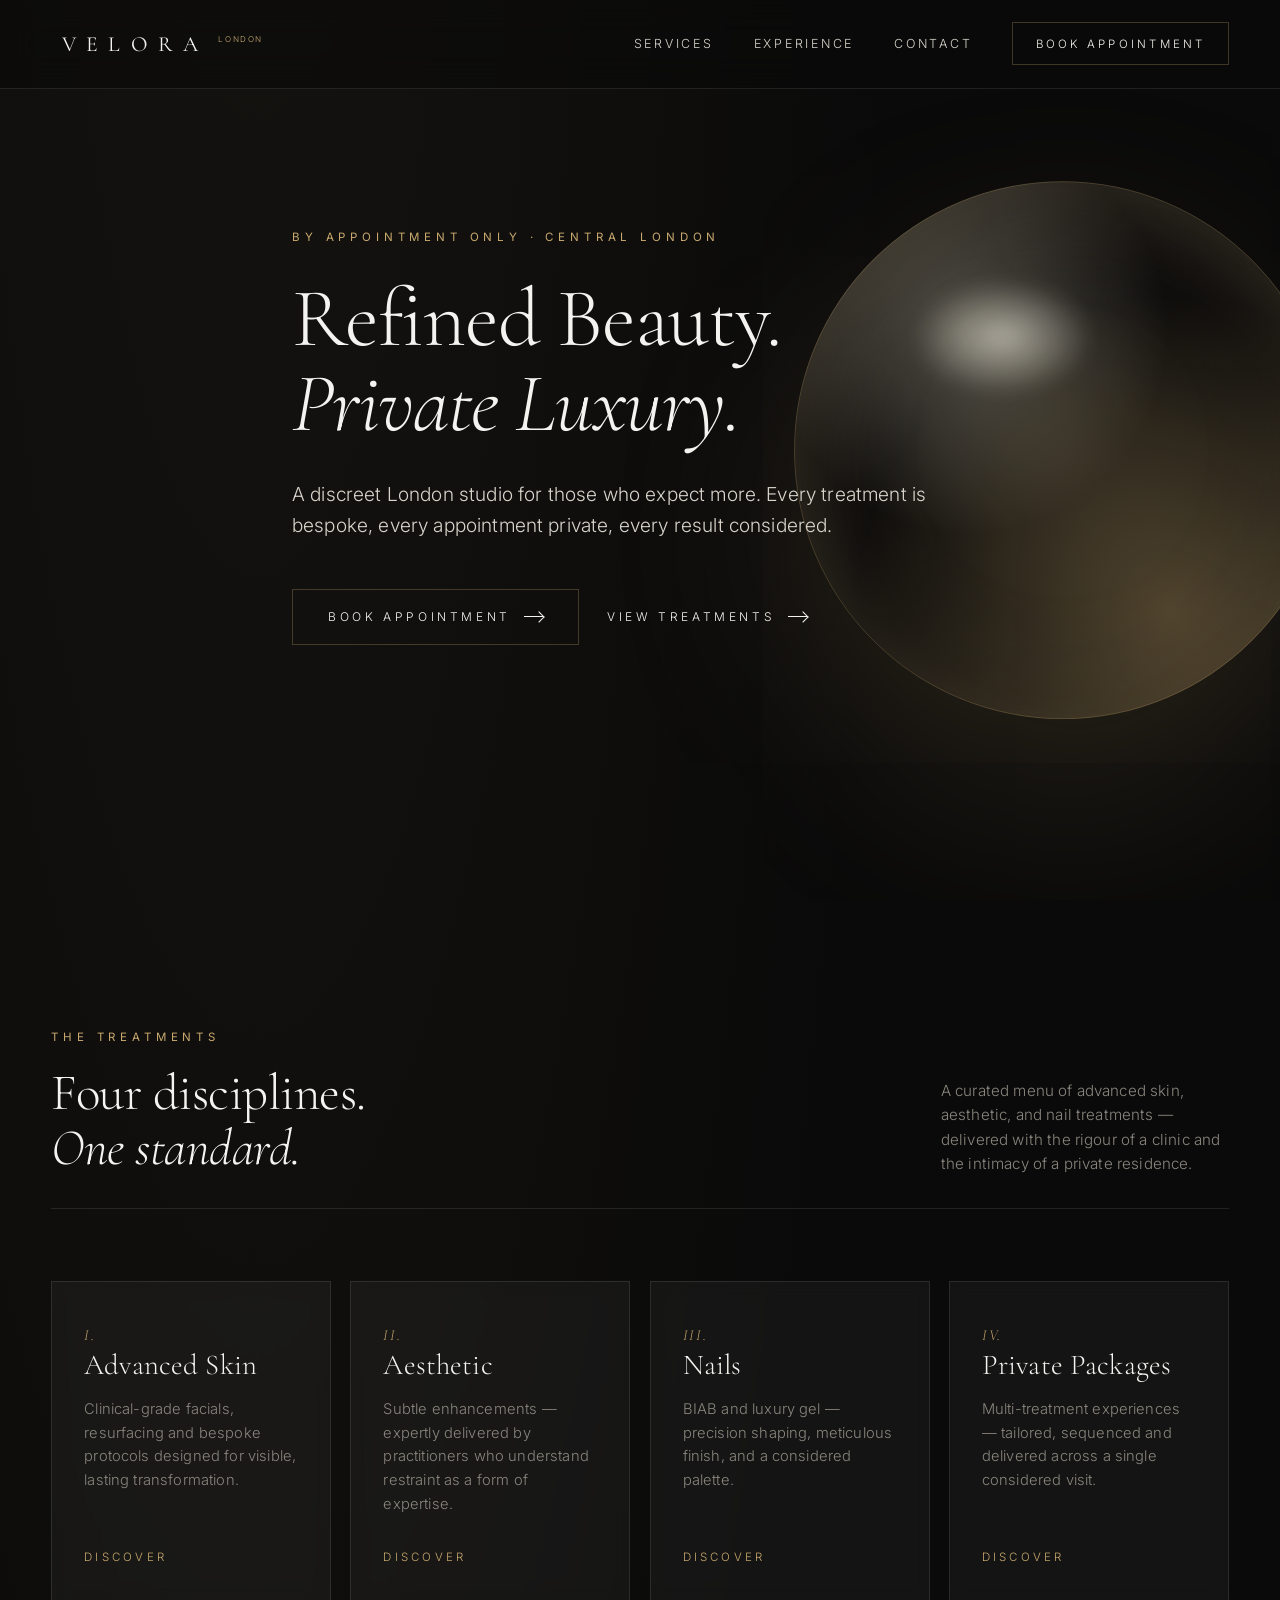
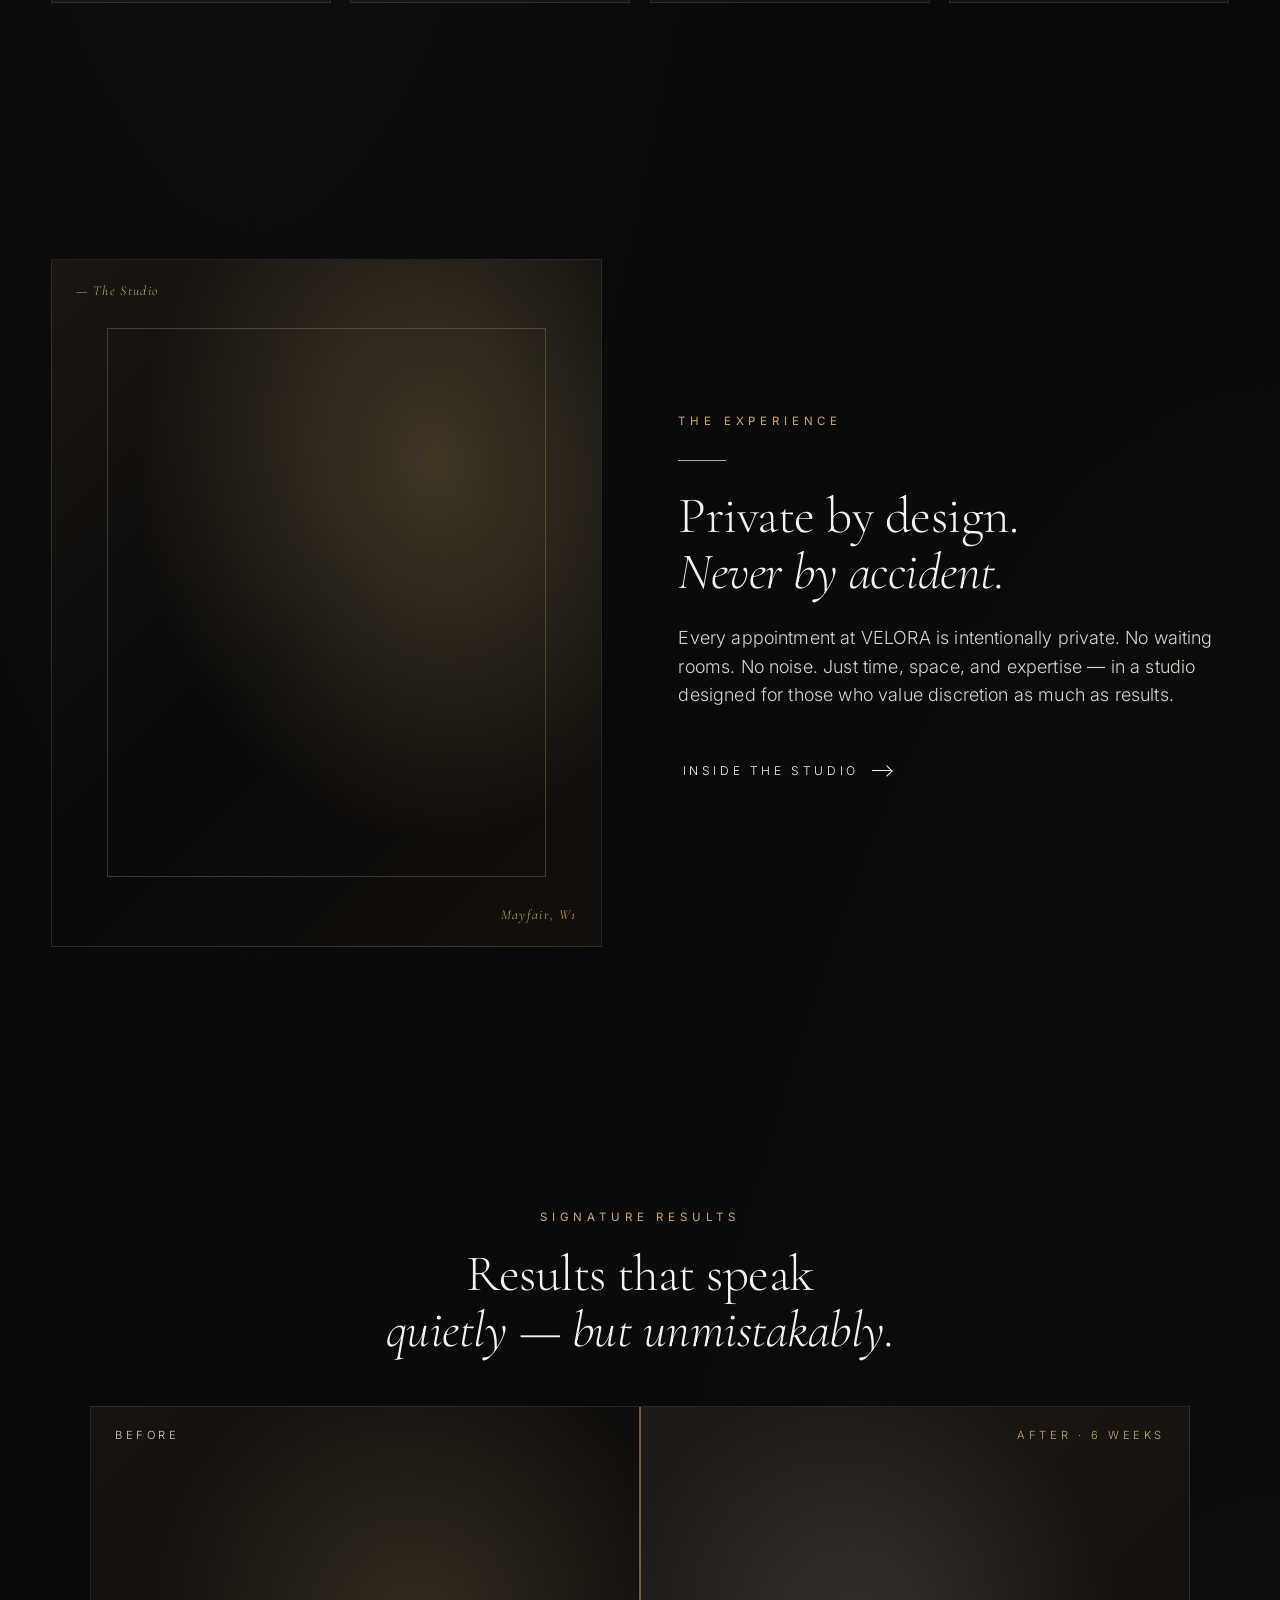
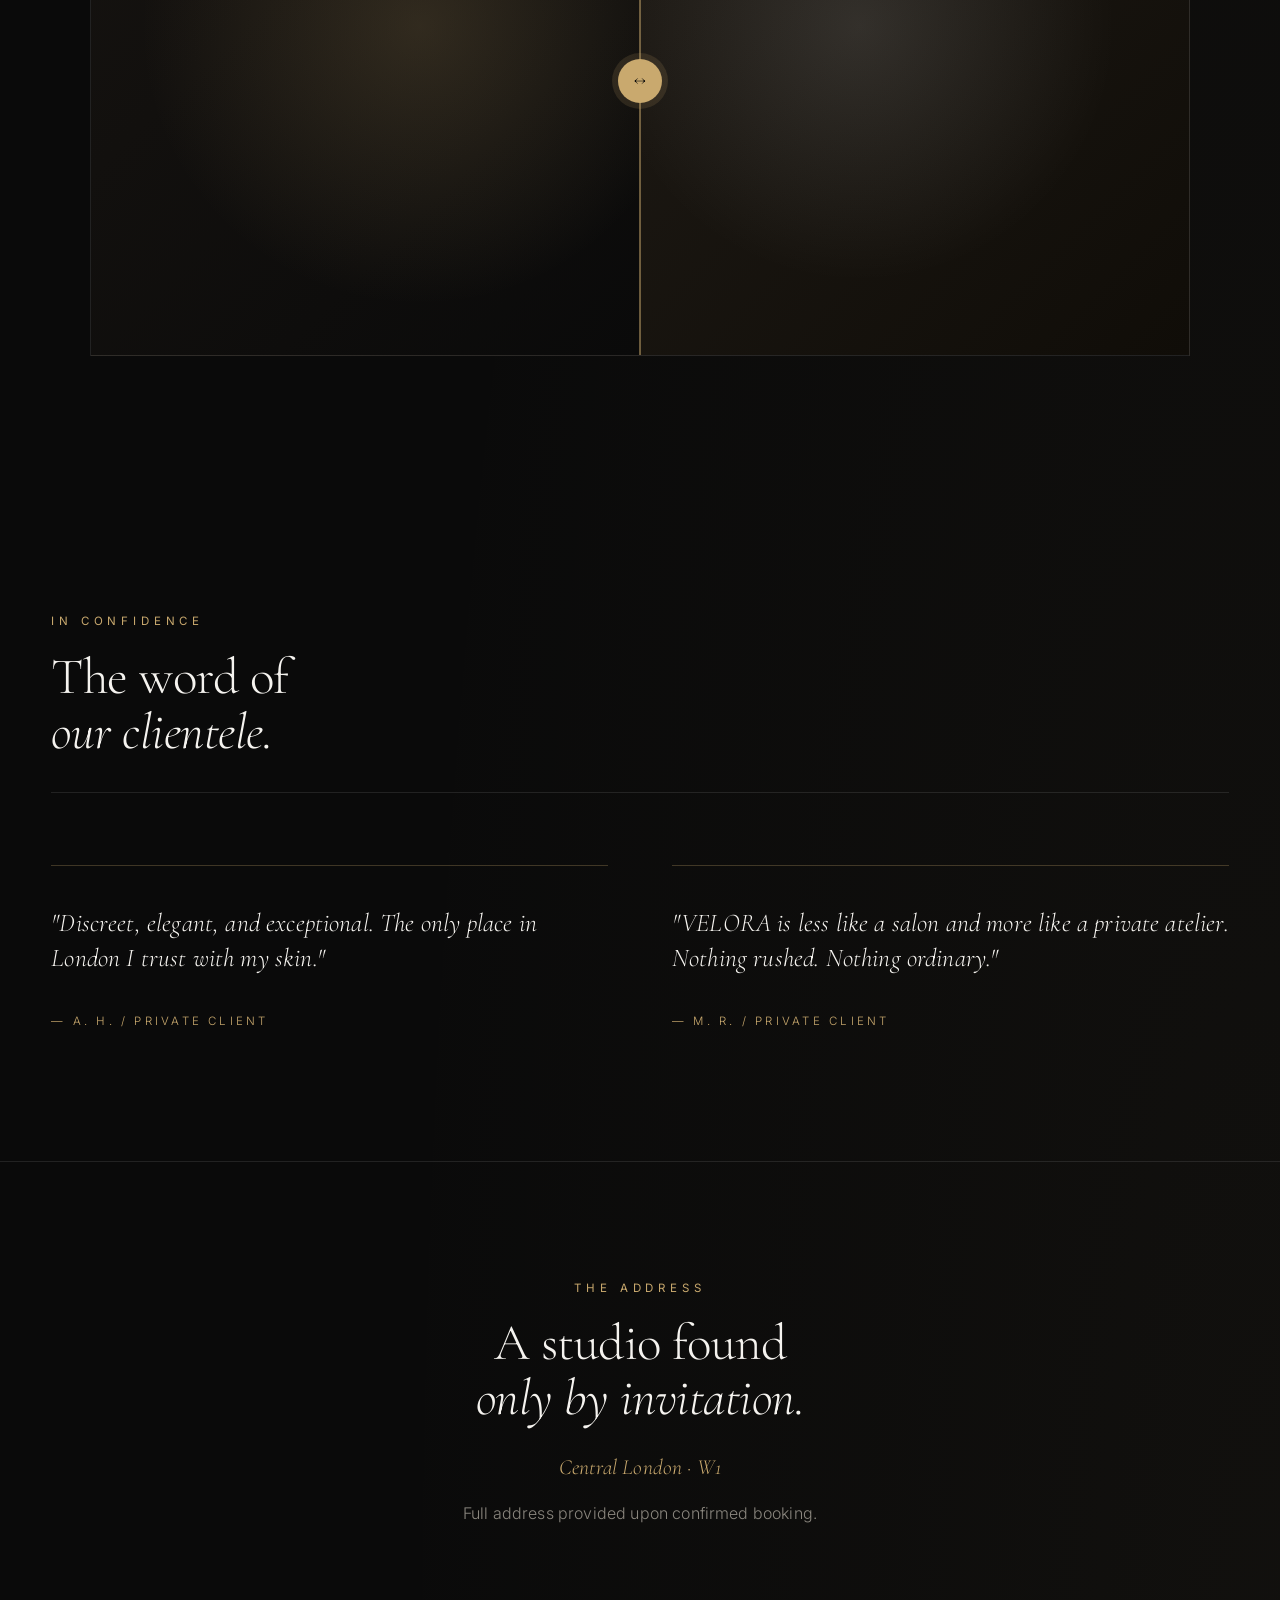
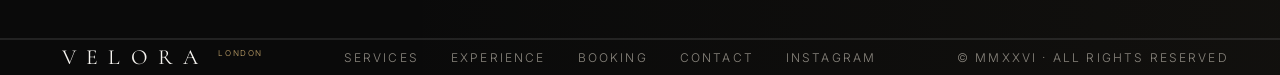
<file: index.html>
<!doctype html>
<html lang="en">
<head>
<meta charset="utf-8" />
<meta name="viewport" content="width=device-width,initial-scale=1" />
<title>VELORA London — Refined Beauty. Private Luxury.</title>
<meta name="description" content="A discreet London studio for those who expect more. Advanced skin, aesthetic treatments, and private packages by appointment only." />
<link rel="stylesheet" href="styles.css" />
</head>
<body>

<!-- NAV -->
<nav class="nav">
  <a href="index.html" class="brand">VELORA<sup>LONDON</sup></a>
  <div class="nav-links">
    <a href="services.html">Services</a>
    <a href="experience.html">Experience</a>
    <a href="contact.html">Contact</a>
    <a href="booking.html" class="nav-book">Book Appointment</a>
  </div>
</nav>

<!-- HERO -->
<section class="hero">
  <div class="droplet-stage"><div class="droplet"></div></div>
  <div class="shell">
    <div class="hero-inner">
      <span class="eyebrow">By Appointment Only · Central London</span>
      <h1>Refined Beauty.<br /><em class="italic-serif">Private Luxury.</em></h1>
      <p class="lede">A discreet London studio for those who expect more. Every treatment is bespoke, every appointment private, every result considered.</p>
      <div class="hero-actions">
        <a class="btn" href="booking.html">Book Appointment <span class="arrow"></span></a>
        <a class="btn btn-ghost" href="services.html">View Treatments <span class="arrow"></span></a>
      </div>
    </div>
  </div>
</section>

<!-- SERVICES -->
<section id="services">
  <div class="shell">
    <div class="section-head">
      <div class="head-left">
        <span class="eyebrow">The Treatments</span>
        <h2>Four disciplines.<br /><em class="italic-serif">One standard.</em></h2>
      </div>
      <p class="head-right">A curated menu of advanced skin, aesthetic, and nail treatments — delivered with the rigour of a clinic and the intimacy of a private residence.</p>
    </div>

    <div class="services-grid">
      <article class="service-card">
        <div>
          <span class="num">I.</span>
          <h3>Advanced Skin</h3>
          <p>Clinical-grade facials, resurfacing and bespoke protocols designed for visible, lasting transformation.</p>
        </div>
        <a class="link" href="services.html#skin">Discover <span class="arrow" style="width:1rem"></span></a>
      </article>

      <article class="service-card">
        <div>
          <span class="num">II.</span>
          <h3>Aesthetic</h3>
          <p>Subtle enhancements — expertly delivered by practitioners who understand restraint as a form of expertise.</p>
        </div>
        <a class="link" href="services.html#aesthetic">Discover <span class="arrow" style="width:1rem"></span></a>
      </article>

      <article class="service-card">
        <div>
          <span class="num">III.</span>
          <h3>Nails</h3>
          <p>BIAB and luxury gel — precision shaping, meticulous finish, and a considered palette.</p>
        </div>
        <a class="link" href="services.html#nails">Discover <span class="arrow" style="width:1rem"></span></a>
      </article>

      <article class="service-card">
        <div>
          <span class="num">IV.</span>
          <h3>Private Packages</h3>
          <p>Multi-treatment experiences — tailored, sequenced and delivered across a single considered visit.</p>
        </div>
        <a class="link" href="services.html#packages">Discover <span class="arrow" style="width:1rem"></span></a>
      </article>
    </div>
  </div>
</section>

<!-- THE EXPERIENCE -->
<section>
  <div class="shell">
    <div class="split">
      <div class="split-media">
        <span class="corner tl">— The Studio</span>
        <span class="corner br">Mayfair, W1</span>
      </div>
      <div>
        <span class="eyebrow">The Experience</span>
        <hr class="hr-gold" />
        <h2>Private by design.<br /><em class="italic-serif">Never by accident.</em></h2>
        <p class="lede" style="margin-top:1.5rem">
          Every appointment at VELORA is intentionally private. No waiting rooms. No noise. Just time, space, and expertise — in a studio designed for those who value discretion as much as results.
        </p>
        <a class="btn btn-ghost" href="experience.html" style="margin-top:2rem">Inside the Studio <span class="arrow"></span></a>
      </div>
    </div>
  </div>
</section>

<!-- RESULTS -->
<section class="results">
  <div class="shell">
    <span class="eyebrow">Signature Results</span>
    <h2 style="margin-top:1.2rem">Results that speak<br /><em class="italic-serif">quietly — but unmistakably.</em></h2>
    <div class="results-slider">
      <div class="half before"></div>
      <div class="half after"></div>
      <span class="label before">Before</span>
      <span class="label after">After · 6 Weeks</span>
      <div class="divider"></div>
      <div class="handle">↔</div>
    </div>
  </div>
</section>

<!-- TESTIMONIALS -->
<section>
  <div class="shell">
    <div class="section-head">
      <div class="head-left">
        <span class="eyebrow">In Confidence</span>
        <h2>The word of<br /><em class="italic-serif">our clientele.</em></h2>
      </div>
    </div>
    <div class="testimonials-grid">
      <div class="testimonial">
        <blockquote>"Discreet, elegant, and exceptional. The only place in London I trust with my skin."</blockquote>
        <cite>— A. H. / Private Client</cite>
      </div>
      <div class="testimonial">
        <blockquote>"VELORA is less like a salon and more like a private atelier. Nothing rushed. Nothing ordinary."</blockquote>
        <cite>— M. R. / Private Client</cite>
      </div>
    </div>
  </div>
</section>

<!-- LOCATION -->
<section class="location">
  <div class="shell">
    <span class="eyebrow">The Address</span>
    <h2 style="margin-top:1rem">A studio found<br /><em class="italic-serif">only by invitation.</em></h2>
    <p class="addr">Central London · W1</p>
    <p style="margin-top:1rem;color:var(--ivory-mute)">Full address provided upon confirmed booking.</p>
  </div>
</section>

<!-- FOOTER -->
<footer class="shell">
  <div class="brand">VELORA<sup>LONDON</sup></div>
  <div class="footer-links">
    <a href="services.html">Services</a>
    <a href="experience.html">Experience</a>
    <a href="booking.html">Booking</a>
    <a href="contact.html">Contact</a>
    <a href="#">Instagram</a>
  </div>
  <div>© MMXXVI · All rights reserved</div>
</footer>

</body>
</html>
</file>
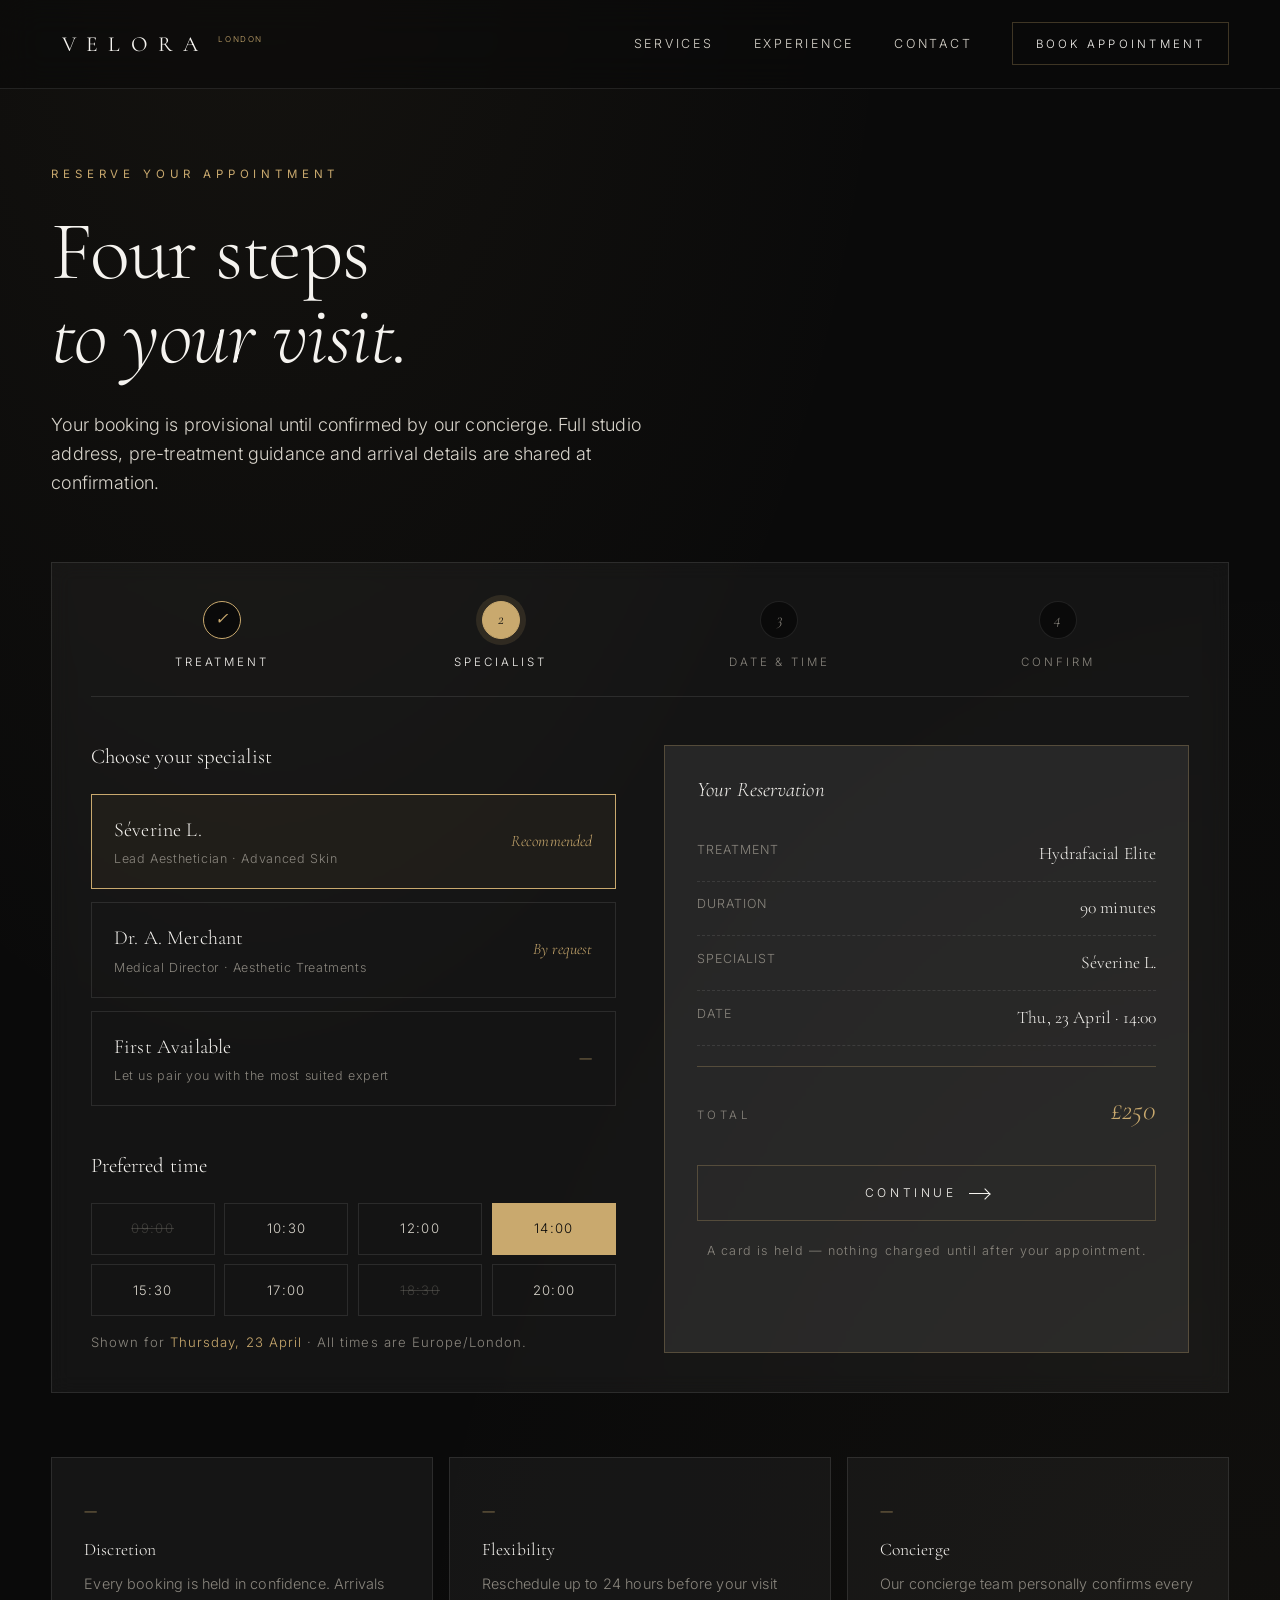
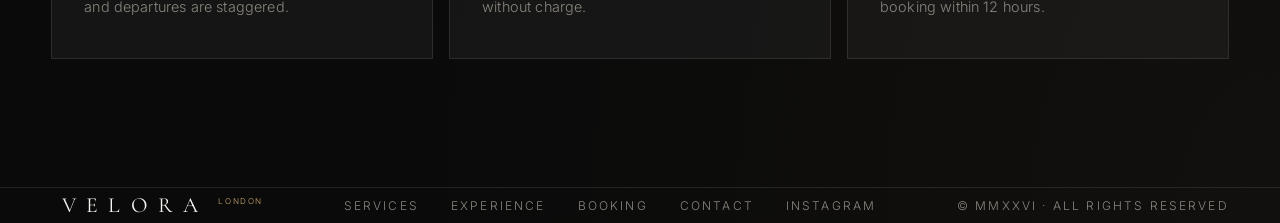
<file: booking.html>
<!doctype html>
<html lang="en">
<head>
<meta charset="utf-8" />
<meta name="viewport" content="width=device-width,initial-scale=1" />
<title>Reserve Your Appointment — VELORA London</title>
<link rel="stylesheet" href="styles.css" />
</head>
<body>

<nav class="nav">
  <a href="index.html" class="brand">VELORA<sup>LONDON</sup></a>
  <div class="nav-links">
    <a href="services.html">Services</a>
    <a href="experience.html">Experience</a>
    <a href="contact.html">Contact</a>
    <a href="booking.html" class="nav-book active">Book Appointment</a>
  </div>
</nav>

<section style="padding-top:10rem">
  <div class="shell">
    <div class="hero-inner">
      <span class="eyebrow">Reserve Your Appointment</span>
      <h1 style="margin-top:1.5rem">Four steps<br /><em class="italic-serif">to your visit.</em></h1>
      <p class="lede" style="margin-top:2rem">
        Your booking is provisional until confirmed by our concierge. Full studio address, pre-treatment guidance and arrival details are shared at confirmation.
      </p>
    </div>

    <div class="book-frame">
      <!-- Stepper -->
      <div class="stepper">
        <div class="step done">
          <div class="dot">✓</div>
          <div class="label">Treatment</div>
        </div>
        <div class="step active">
          <div class="dot">2</div>
          <div class="label">Specialist</div>
        </div>
        <div class="step">
          <div class="dot">3</div>
          <div class="label">Date &amp; Time</div>
        </div>
        <div class="step">
          <div class="dot">4</div>
          <div class="label">Confirm</div>
        </div>
      </div>

      <!-- Body -->
      <div class="book-body">
        <div>
          <h3>Choose your specialist</h3>

          <div class="choice selected">
            <div>
              <span class="c-name">Séverine L.</span>
              <span class="c-meta">Lead Aesthetician · Advanced Skin</span>
            </div>
            <span class="c-price">Recommended</span>
          </div>

          <div class="choice">
            <div>
              <span class="c-name">Dr. A. Merchant</span>
              <span class="c-meta">Medical Director · Aesthetic Treatments</span>
            </div>
            <span class="c-price">By request</span>
          </div>

          <div class="choice">
            <div>
              <span class="c-name">First Available</span>
              <span class="c-meta">Let us pair you with the most suited expert</span>
            </div>
            <span class="c-price">—</span>
          </div>

          <h3 style="margin-top:3rem">Preferred time</h3>
          <div class="time-grid">
            <div class="time-pill disabled">09:00</div>
            <div class="time-pill">10:30</div>
            <div class="time-pill">12:00</div>
            <div class="time-pill selected">14:00</div>
            <div class="time-pill">15:30</div>
            <div class="time-pill">17:00</div>
            <div class="time-pill disabled">18:30</div>
            <div class="time-pill">20:00</div>
          </div>
          <p style="font-size:0.82rem;color:var(--ivory-mute);margin-top:1rem;letter-spacing:0.08em">
            Shown for <span class="gold">Thursday, 23 April</span> · All times are Europe/London.
          </p>
        </div>

        <!-- Summary -->
        <aside class="summary">
          <h3><em class="italic-serif">Your Reservation</em></h3>
          <div class="row">
            <span class="k">Treatment</span>
            <span class="v">Hydrafacial Elite</span>
          </div>
          <div class="row">
            <span class="k">Duration</span>
            <span class="v">90 minutes</span>
          </div>
          <div class="row">
            <span class="k">Specialist</span>
            <span class="v">Séverine L.</span>
          </div>
          <div class="row">
            <span class="k">Date</span>
            <span class="v">Thu, 23 April · 14:00</span>
          </div>
          <div class="total">
            <span class="k">Total</span>
            <span class="v">£250</span>
          </div>
          <div style="margin-top:2rem">
            <a class="btn" href="#" style="width:100%;justify-content:center">Continue <span class="arrow"></span></a>
          </div>
          <p style="font-size:0.78rem;color:var(--ivory-mute);margin-top:1.25rem;text-align:center;letter-spacing:0.1em">
            A card is held — nothing charged until after your appointment.
          </p>
        </aside>
      </div>
    </div>

    <!-- Reassurance row -->
    <div class="pillars" style="margin-top:4rem">
      <div class="pillar">
        <div class="num">—</div>
        <h3 style="font-size:1.1rem">Discretion</h3>
        <p>Every booking is held in confidence. Arrivals and departures are staggered.</p>
      </div>
      <div class="pillar">
        <div class="num">—</div>
        <h3 style="font-size:1.1rem">Flexibility</h3>
        <p>Reschedule up to 24 hours before your visit without charge.</p>
      </div>
      <div class="pillar">
        <div class="num">—</div>
        <h3 style="font-size:1.1rem">Concierge</h3>
        <p>Our concierge team personally confirms every booking within 12 hours.</p>
      </div>
    </div>
  </div>
</section>

<footer class="shell">
  <div class="brand">VELORA<sup>LONDON</sup></div>
  <div class="footer-links">
    <a href="services.html">Services</a>
    <a href="experience.html">Experience</a>
    <a href="booking.html">Booking</a>
    <a href="contact.html">Contact</a>
    <a href="#">Instagram</a>
  </div>
  <div>© MMXXVI · All rights reserved</div>
</footer>

</body>
</html>
</file>
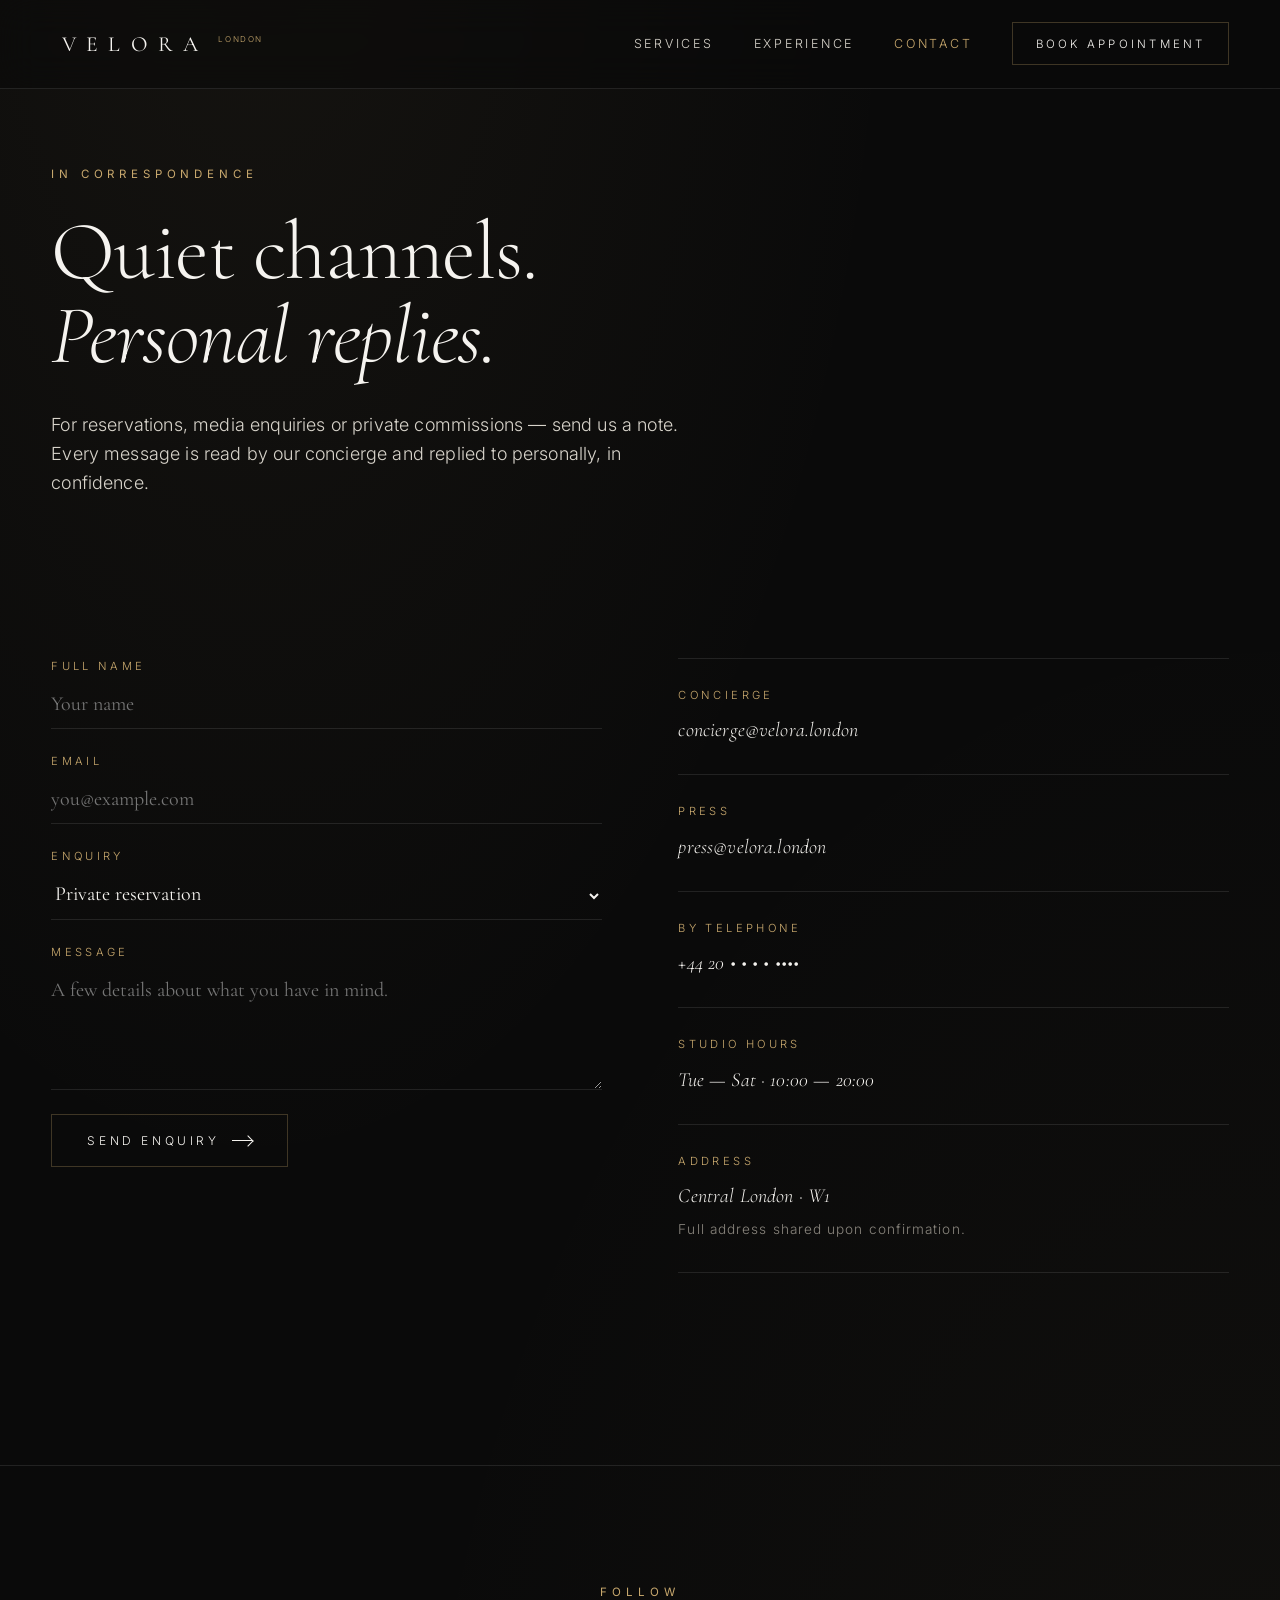
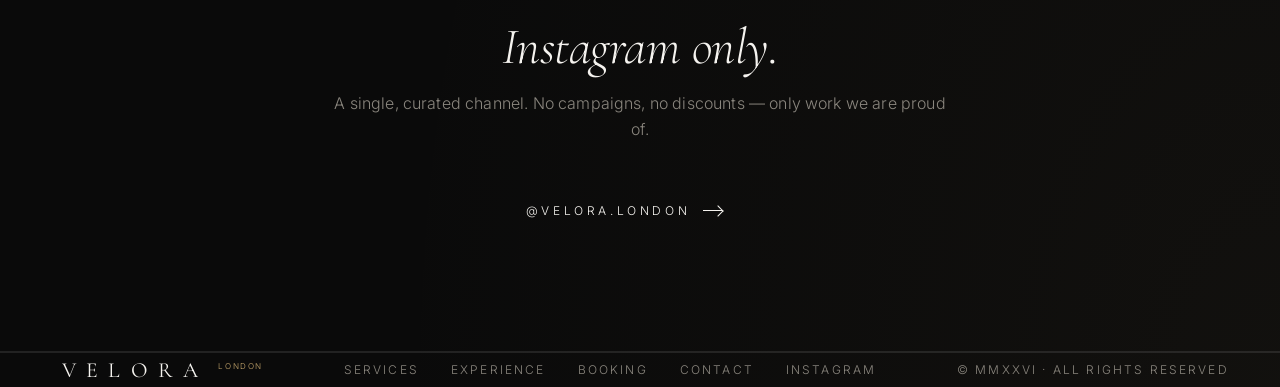
<file: contact.html>
<!doctype html>
<html lang="en">
<head>
<meta charset="utf-8" />
<meta name="viewport" content="width=device-width,initial-scale=1" />
<title>Contact — VELORA London</title>
<link rel="stylesheet" href="styles.css" />
</head>
<body>

<nav class="nav">
  <a href="index.html" class="brand">VELORA<sup>LONDON</sup></a>
  <div class="nav-links">
    <a href="services.html">Services</a>
    <a href="experience.html">Experience</a>
    <a href="contact.html" class="active">Contact</a>
    <a href="booking.html" class="nav-book">Book Appointment</a>
  </div>
</nav>

<section style="padding-top:10rem">
  <div class="shell">
    <div class="hero-inner">
      <span class="eyebrow">In Correspondence</span>
      <h1 style="margin-top:1.5rem">Quiet channels.<br /><em class="italic-serif">Personal replies.</em></h1>
      <p class="lede" style="margin-top:2rem">
        For reservations, media enquiries or private commissions — send us a note. Every message is read by our concierge and replied to personally, in confidence.
      </p>
    </div>
  </div>
</section>

<section style="padding-top:2rem">
  <div class="shell">
    <div class="contact-grid">
      <!-- Form -->
      <form class="contact-form" onsubmit="event.preventDefault()">
        <div class="field">
          <label>Full Name</label>
          <input type="text" placeholder="Your name" />
        </div>
        <div class="field">
          <label>Email</label>
          <input type="email" placeholder="you@example.com" />
        </div>
        <div class="field">
          <label>Enquiry</label>
          <select>
            <option>Private reservation</option>
            <option>Bridal programme</option>
            <option>Media &amp; press</option>
            <option>Careers</option>
            <option>Other</option>
          </select>
        </div>
        <div class="field">
          <label>Message</label>
          <textarea placeholder="A few details about what you have in mind."></textarea>
        </div>
        <div>
          <button type="submit" class="btn">Send Enquiry <span class="arrow"></span></button>
        </div>
      </form>

      <!-- Aside -->
      <aside class="contact-aside">
        <div class="item">
          <span class="k">Concierge</span>
          <span class="v">concierge@velora.london</span>
        </div>
        <div class="item">
          <span class="k">Press</span>
          <span class="v">press@velora.london</span>
        </div>
        <div class="item">
          <span class="k">By Telephone</span>
          <span class="v">+44 20 • • • • ••••</span>
        </div>
        <div class="item">
          <span class="k">Studio Hours</span>
          <span class="v">Tue — Sat · 10:00 — 20:00</span>
        </div>
        <div class="item">
          <span class="k">Address</span>
          <span class="v">Central London · W1 <br /><span style="font-style:normal;font-family:'Inter',sans-serif;font-size:0.85rem;color:var(--ivory-mute);letter-spacing:0.08em">Full address shared upon confirmation.</span></span>
        </div>
      </aside>
    </div>
  </div>
</section>

<section class="location" style="margin-top:4rem">
  <div class="shell">
    <span class="eyebrow">Follow</span>
    <h2 style="margin-top:1rem"><em class="italic-serif">Instagram only.</em></h2>
    <p style="margin:1rem auto 2.5rem;color:var(--ivory-mute)">A single, curated channel. No campaigns, no discounts — only work we are proud of.</p>
    <a class="btn btn-ghost" href="#">@velora.london <span class="arrow"></span></a>
  </div>
</section>

<footer class="shell">
  <div class="brand">VELORA<sup>LONDON</sup></div>
  <div class="footer-links">
    <a href="services.html">Services</a>
    <a href="experience.html">Experience</a>
    <a href="booking.html">Booking</a>
    <a href="contact.html">Contact</a>
    <a href="#">Instagram</a>
  </div>
  <div>© MMXXVI · All rights reserved</div>
</footer>

</body>
</html>
</file>
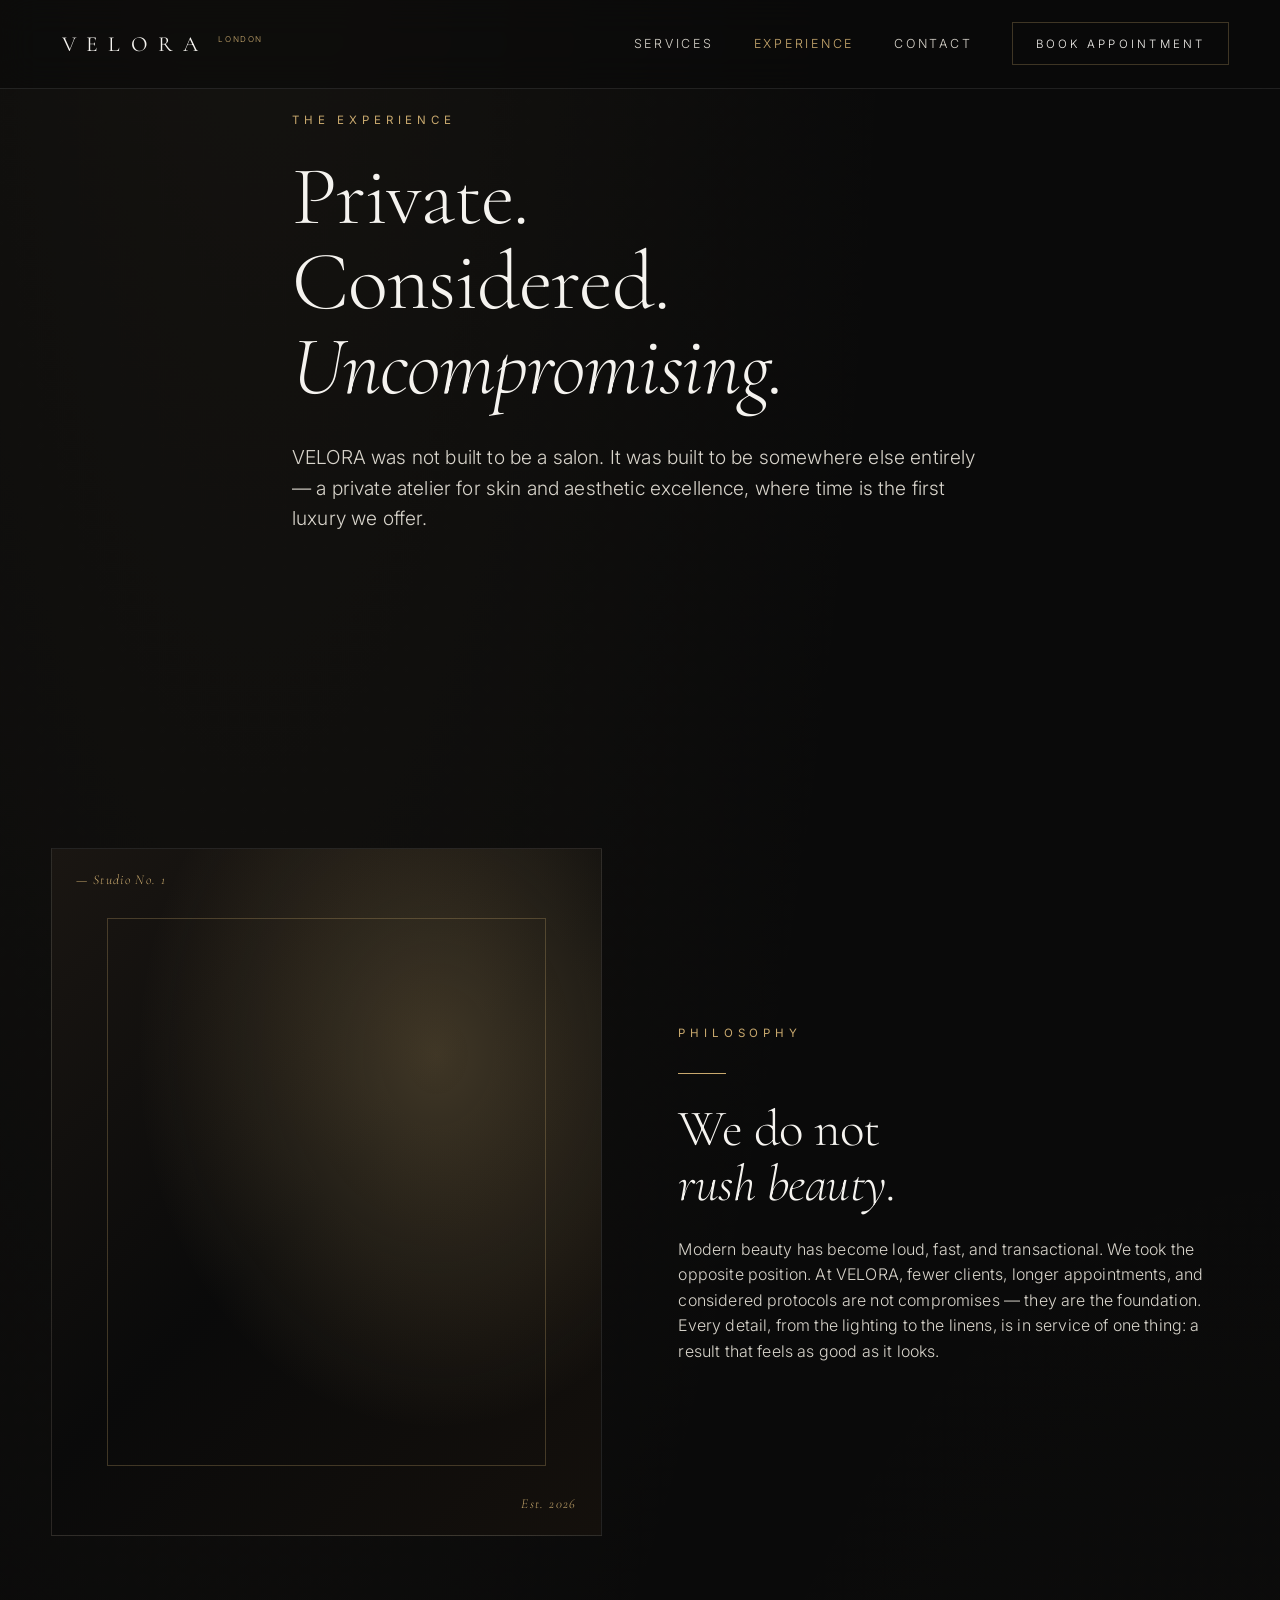
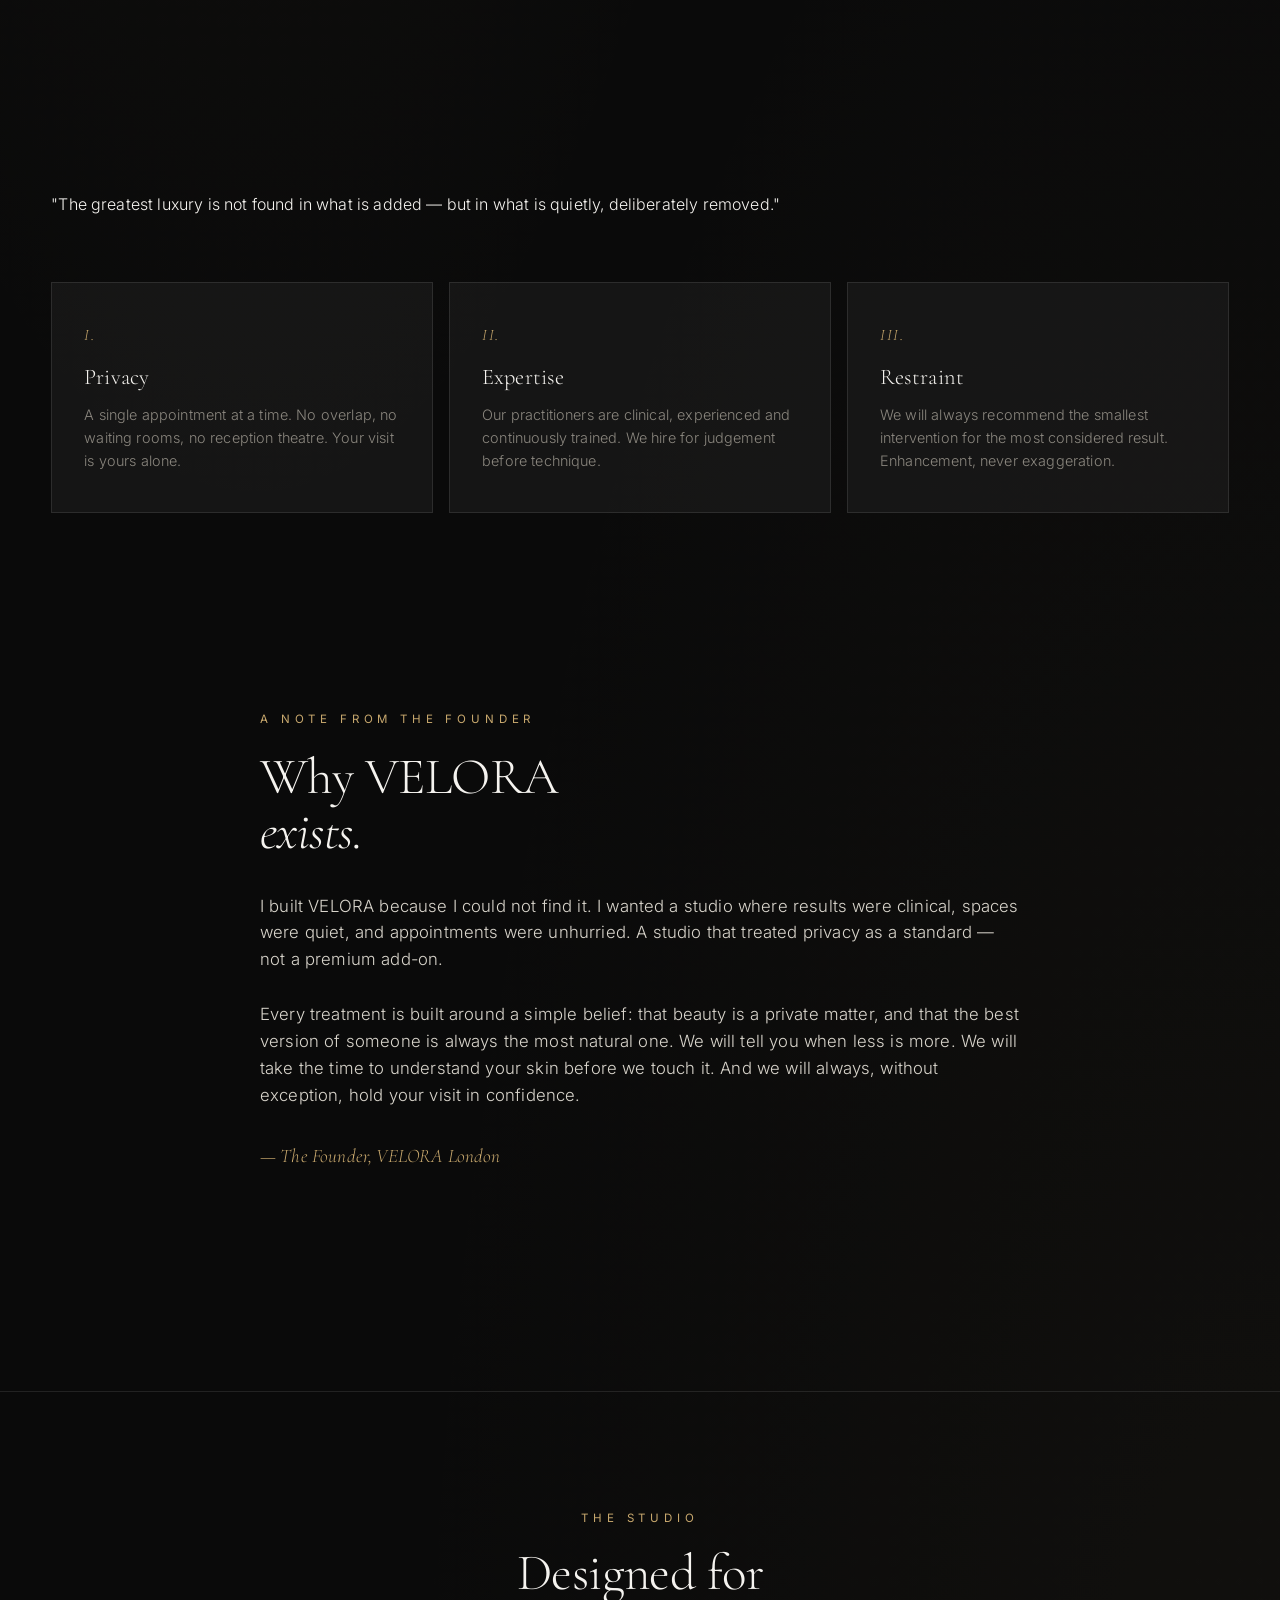
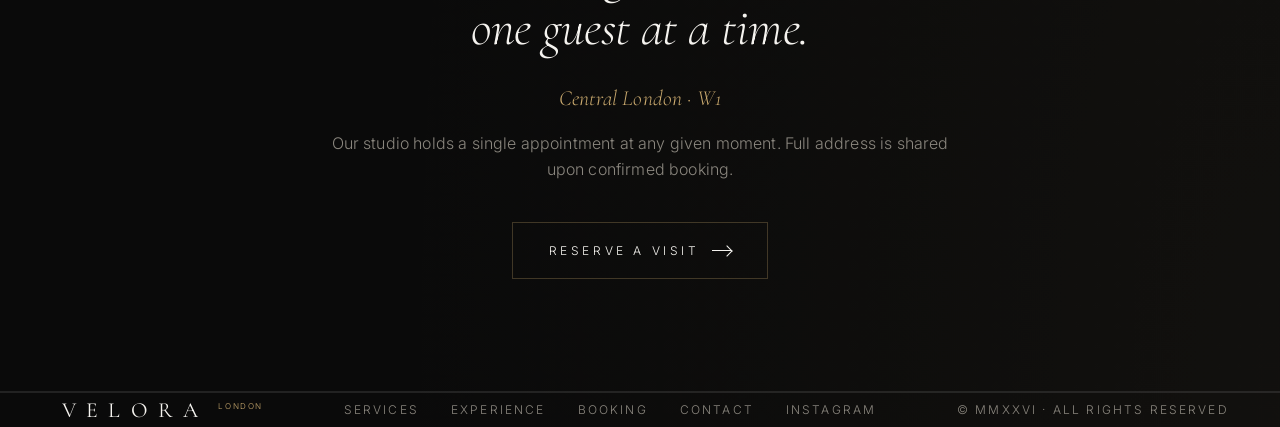
<file: experience.html>
<!doctype html>
<html lang="en">
<head>
<meta charset="utf-8" />
<meta name="viewport" content="width=device-width,initial-scale=1" />
<title>The Experience — VELORA London</title>
<link rel="stylesheet" href="styles.css" />
</head>
<body>

<nav class="nav">
  <a href="index.html" class="brand">VELORA<sup>LONDON</sup></a>
  <div class="nav-links">
    <a href="services.html">Services</a>
    <a href="experience.html" class="active">Experience</a>
    <a href="contact.html">Contact</a>
    <a href="booking.html" class="nav-book">Book Appointment</a>
  </div>
</nav>

<section class="hero" style="min-height:80vh">
  <div class="shell">
    <div class="hero-inner">
      <span class="eyebrow">The Experience</span>
      <h1 style="margin-top:1.5rem">Private.<br />Considered.<br /><em class="italic-serif">Uncompromising.</em></h1>
      <p class="lede" style="margin-top:2rem">
        VELORA was not built to be a salon. It was built to be somewhere else entirely — a private atelier for skin and aesthetic excellence, where time is the first luxury we offer.
      </p>
    </div>
  </div>
</section>

<!-- EDITORIAL -->
<section>
  <div class="shell">
    <div class="split">
      <div class="split-media">
        <span class="corner tl">— Studio No. 1</span>
        <span class="corner br">Est. 2026</span>
      </div>
      <div>
        <span class="eyebrow">Philosophy</span>
        <hr class="hr-gold" />
        <h2>We do not<br /><em class="italic-serif">rush beauty.</em></h2>
        <p style="margin-top:1.5rem">Modern beauty has become loud, fast, and transactional. We took the opposite position. At VELORA, fewer clients, longer appointments, and considered protocols are not compromises — they are the foundation. Every detail, from the lighting to the linens, is in service of one thing: a result that feels as good as it looks.</p>
      </div>
    </div>
  </div>
</section>

<section>
  <div class="shell">
    <blockquote class="pullquote">"The greatest luxury is not found in what is added — but in what is quietly, deliberately removed."</blockquote>

    <div class="pillars">
      <div class="pillar">
        <div class="num">I.</div>
        <h3>Privacy</h3>
        <p>A single appointment at a time. No overlap, no waiting rooms, no reception theatre. Your visit is yours alone.</p>
      </div>
      <div class="pillar">
        <div class="num">II.</div>
        <h3>Expertise</h3>
        <p>Our practitioners are clinical, experienced and continuously trained. We hire for judgement before technique.</p>
      </div>
      <div class="pillar">
        <div class="num">III.</div>
        <h3>Restraint</h3>
        <p>We will always recommend the smallest intervention for the most considered result. Enhancement, never exaggeration.</p>
      </div>
    </div>
  </div>
</section>

<!-- EDITORIAL BODY -->
<section style="padding-top:0">
  <div class="shell">
    <div class="editorial">
      <span class="eyebrow">A Note From The Founder</span>
      <h2 style="margin-top:1.2rem">Why VELORA<br /><em class="italic-serif">exists.</em></h2>
      <p style="margin-top:2rem">I built VELORA because I could not find it. I wanted a studio where results were clinical, spaces were quiet, and appointments were unhurried. A studio that treated privacy as a standard — not a premium add-on.</p>
      <p>Every treatment is built around a simple belief: that beauty is a private matter, and that the best version of someone is always the most natural one. We will tell you when less is more. We will take the time to understand your skin before we touch it. And we will always, without exception, hold your visit in confidence.</p>
      <p style="color:var(--gold);font-family:'Cormorant Garamond', serif;font-style:italic;font-size:1.2rem;margin-top:2rem">— The Founder, VELORA London</p>
    </div>
  </div>
</section>

<section class="location">
  <div class="shell">
    <span class="eyebrow">The Studio</span>
    <h2 style="margin-top:1rem">Designed for<br /><em class="italic-serif">one guest at a time.</em></h2>
    <p class="addr">Central London · W1</p>
    <p style="margin-top:1rem;color:var(--ivory-mute)">Our studio holds a single appointment at any given moment. Full address is shared upon confirmed booking.</p>
    <div style="margin-top:2.5rem">
      <a class="btn" href="booking.html">Reserve a Visit <span class="arrow"></span></a>
    </div>
  </div>
</section>

<footer class="shell">
  <div class="brand">VELORA<sup>LONDON</sup></div>
  <div class="footer-links">
    <a href="services.html">Services</a>
    <a href="experience.html">Experience</a>
    <a href="booking.html">Booking</a>
    <a href="contact.html">Contact</a>
    <a href="#">Instagram</a>
  </div>
  <div>© MMXXVI · All rights reserved</div>
</footer>

</body>
</html>
</file>
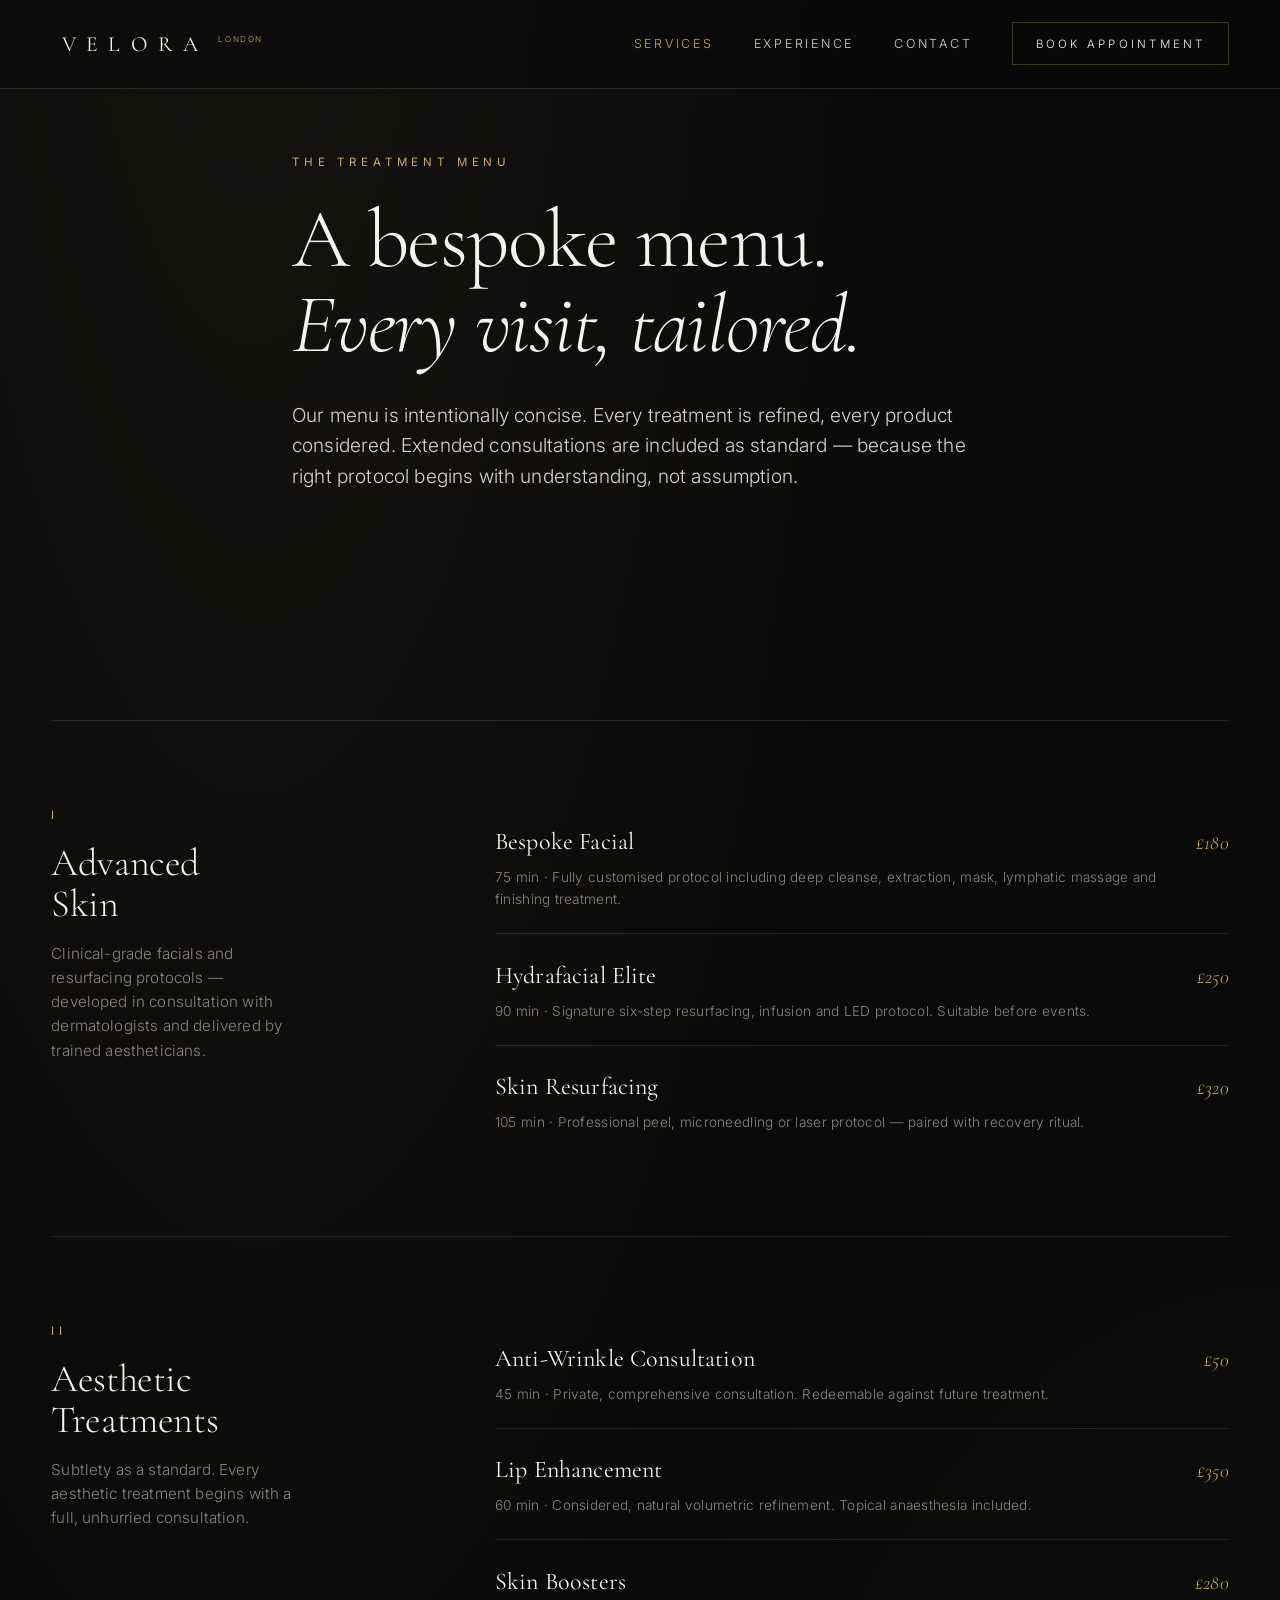
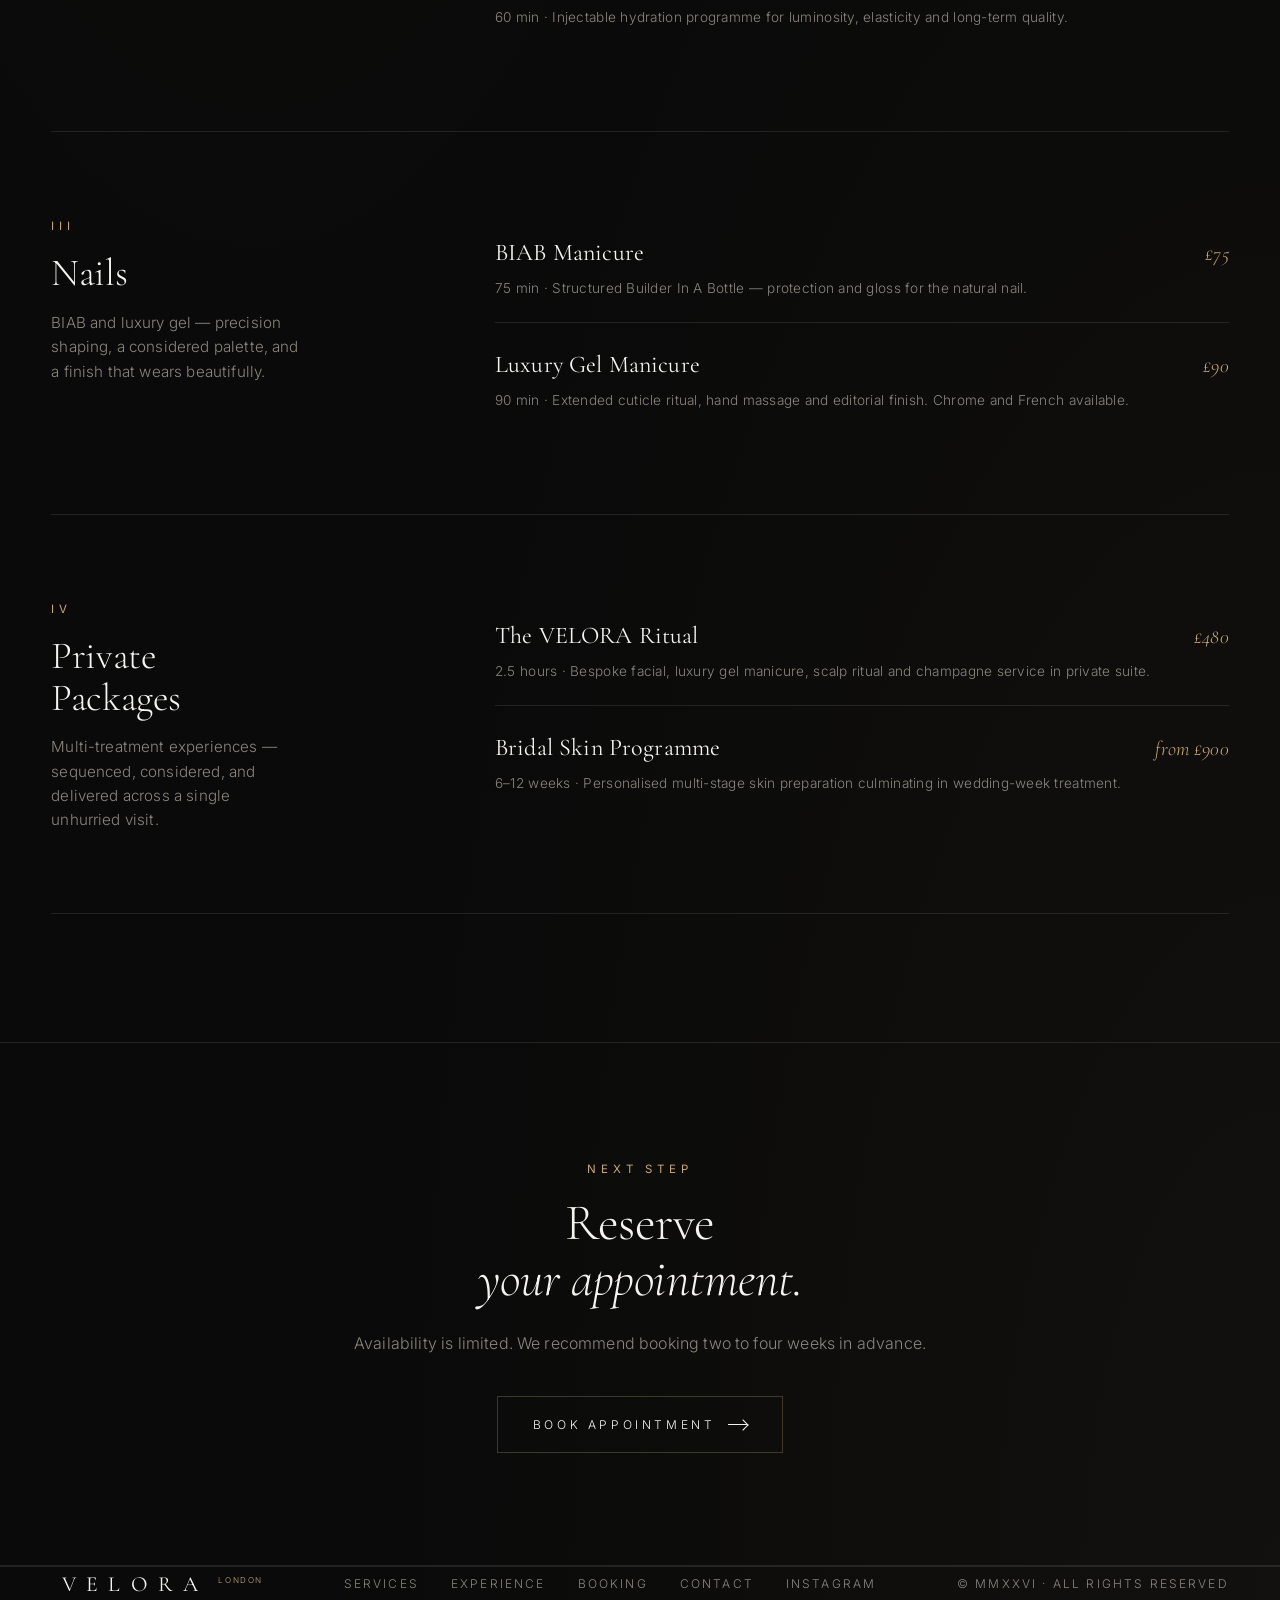
<file: services.html>
<!doctype html>
<html lang="en">
<head>
<meta charset="utf-8" />
<meta name="viewport" content="width=device-width,initial-scale=1" />
<title>The Treatment Menu — VELORA London</title>
<link rel="stylesheet" href="styles.css" />
</head>
<body>

<nav class="nav">
  <a href="index.html" class="brand">VELORA<sup>LONDON</sup></a>
  <div class="nav-links">
    <a href="services.html" class="active">Services</a>
    <a href="experience.html">Experience</a>
    <a href="contact.html">Contact</a>
    <a href="booking.html" class="nav-book">Book Appointment</a>
  </div>
</nav>

<section class="hero" style="min-height:80vh">
  <div class="shell">
    <div class="hero-inner">
      <span class="eyebrow">The Treatment Menu</span>
      <h1 style="margin-top:1.5rem">A bespoke menu.<br /><em class="italic-serif">Every visit, tailored.</em></h1>
      <p class="lede" style="margin-top:2rem">
        Our menu is intentionally concise. Every treatment is refined, every product considered. Extended consultations are included as standard — because the right protocol begins with understanding, not assumption.
      </p>
    </div>
  </div>
</section>

<!-- ADVANCED SKIN -->
<section id="skin" style="padding-top:0">
  <div class="shell">
    <div class="menu-section">
      <div class="meta">
        <span class="eyebrow">I</span>
        <h2 style="margin-top:1rem">Advanced<br />Skin</h2>
        <p>Clinical-grade facials and resurfacing protocols — developed in consultation with dermatologists and delivered by trained aestheticians.</p>
      </div>
      <div class="menu-list">
        <div class="row">
          <div>
            <span class="name">Bespoke Facial</span>
            <span class="desc">75 min · Fully customised protocol including deep cleanse, extraction, mask, lymphatic massage and finishing treatment.</span>
          </div>
          <span class="price">£180</span>
        </div>
        <div class="row">
          <div>
            <span class="name">Hydrafacial Elite</span>
            <span class="desc">90 min · Signature six-step resurfacing, infusion and LED protocol. Suitable before events.</span>
          </div>
          <span class="price">£250</span>
        </div>
        <div class="row">
          <div>
            <span class="name">Skin Resurfacing</span>
            <span class="desc">105 min · Professional peel, microneedling or laser protocol — paired with recovery ritual.</span>
          </div>
          <span class="price">£320</span>
        </div>
      </div>
    </div>

    <!-- AESTHETIC -->
    <div class="menu-section" id="aesthetic">
      <div class="meta">
        <span class="eyebrow">II</span>
        <h2 style="margin-top:1rem">Aesthetic<br />Treatments</h2>
        <p>Subtlety as a standard. Every aesthetic treatment begins with a full, unhurried consultation.</p>
      </div>
      <div class="menu-list">
        <div class="row">
          <div>
            <span class="name">Anti-Wrinkle Consultation</span>
            <span class="desc">45 min · Private, comprehensive consultation. Redeemable against future treatment.</span>
          </div>
          <span class="price">£50</span>
        </div>
        <div class="row">
          <div>
            <span class="name">Lip Enhancement</span>
            <span class="desc">60 min · Considered, natural volumetric refinement. Topical anaesthesia included.</span>
          </div>
          <span class="price">£350</span>
        </div>
        <div class="row">
          <div>
            <span class="name">Skin Boosters</span>
            <span class="desc">60 min · Injectable hydration programme for luminosity, elasticity and long-term quality.</span>
          </div>
          <span class="price">£280</span>
        </div>
      </div>
    </div>

    <!-- NAILS -->
    <div class="menu-section" id="nails">
      <div class="meta">
        <span class="eyebrow">III</span>
        <h2 style="margin-top:1rem">Nails</h2>
        <p>BIAB and luxury gel — precision shaping, a considered palette, and a finish that wears beautifully.</p>
      </div>
      <div class="menu-list">
        <div class="row">
          <div>
            <span class="name">BIAB Manicure</span>
            <span class="desc">75 min · Structured Builder In A Bottle — protection and gloss for the natural nail.</span>
          </div>
          <span class="price">£75</span>
        </div>
        <div class="row">
          <div>
            <span class="name">Luxury Gel Manicure</span>
            <span class="desc">90 min · Extended cuticle ritual, hand massage and editorial finish. Chrome and French available.</span>
          </div>
          <span class="price">£90</span>
        </div>
      </div>
    </div>

    <!-- PRIVATE PACKAGES -->
    <div class="menu-section" id="packages" style="border-bottom:1px solid var(--line)">
      <div class="meta">
        <span class="eyebrow">IV</span>
        <h2 style="margin-top:1rem">Private<br />Packages</h2>
        <p>Multi-treatment experiences — sequenced, considered, and delivered across a single unhurried visit.</p>
      </div>
      <div class="menu-list">
        <div class="row">
          <div>
            <span class="name">The VELORA Ritual</span>
            <span class="desc">2.5 hours · Bespoke facial, luxury gel manicure, scalp ritual and champagne service in private suite.</span>
          </div>
          <span class="price">£480</span>
        </div>
        <div class="row">
          <div>
            <span class="name">Bridal Skin Programme</span>
            <span class="desc">6–12 weeks · Personalised multi-stage skin preparation culminating in wedding-week treatment.</span>
          </div>
          <span class="price"><em class="italic-serif">from</em> £900</span>
        </div>
      </div>
    </div>
  </div>
</section>

<!-- CALL TO BOOK -->
<section class="location">
  <div class="shell">
    <span class="eyebrow">Next Step</span>
    <h2 style="margin-top:1rem">Reserve<br /><em class="italic-serif">your appointment.</em></h2>
    <p style="margin:1.5rem auto 2.5rem;color:var(--ivory-mute)">Availability is limited. We recommend booking two to four weeks in advance.</p>
    <a class="btn" href="booking.html">Book Appointment <span class="arrow"></span></a>
  </div>
</section>

<footer class="shell">
  <div class="brand">VELORA<sup>LONDON</sup></div>
  <div class="footer-links">
    <a href="services.html">Services</a>
    <a href="experience.html">Experience</a>
    <a href="booking.html">Booking</a>
    <a href="contact.html">Contact</a>
    <a href="#">Instagram</a>
  </div>
  <div>© MMXXVI · All rights reserved</div>
</footer>

</body>
</html>
</file>
<file: styles.css>
/* ============================================================
   VELORA London — Ultra Luxury Visual System
   ============================================================ */

@import url('https://fonts.googleapis.com/css2?family=Cormorant+Garamond:ital,wght@0,300;0,400;0,500;1,300;1,400&family=Inter:wght@200;300;400;500&display=swap');

:root {
  --black:       #0A0A0A;
  --black-soft:  #111111;
  --ivory:       #F5F3EF;
  --ivory-dim:   #D8D4CB;
  --ivory-mute:  #8A867E;
  --gold:        #C9A96E;
  --gold-soft:   #B5935A;
  --gold-faint:  rgba(201, 169, 110, 0.18);
  --glass:       rgba(255, 255, 255, 0.045);
  --glass-hi:    rgba(255, 255, 255, 0.08);
  --line:        rgba(245, 243, 239, 0.10);
  --line-gold:   rgba(201, 169, 110, 0.28);
  --ease:        cubic-bezier(0.22, 0.61, 0.36, 1);
}

* { box-sizing: border-box; margin: 0; padding: 0; }

html, body {
  background: var(--black);
  color: var(--ivory);
  font-family: 'Inter', sans-serif;
  font-weight: 300;
  letter-spacing: 0.01em;
  line-height: 1.6;
  -webkit-font-smoothing: antialiased;
  -moz-osx-font-smoothing: grayscale;
}

body {
  overflow-x: hidden;
  background:
    radial-gradient(ellipse at 20% -10%, rgba(201, 169, 110, 0.06), transparent 45%),
    radial-gradient(ellipse at 100% 100%, rgba(201, 169, 110, 0.04), transparent 50%),
    var(--black);
  min-height: 100vh;
}

/* ============================================================
   Typography
   ============================================================ */
.display, h1, h2, h3 {
  font-family: 'Cormorant Garamond', serif;
  font-weight: 300;
  letter-spacing: 0.005em;
  color: var(--ivory);
}

h1 { font-size: clamp(3rem, 6.5vw, 6.5rem); line-height: 1.02; letter-spacing: -0.015em; }
h2 { font-size: clamp(2.2rem, 4vw, 4rem);   line-height: 1.08; letter-spacing: -0.01em; }
h3 { font-size: clamp(1.3rem, 1.6vw, 1.75rem); line-height: 1.2; }

p  { font-size: 1rem; color: var(--ivory-dim); max-width: 62ch; }
.lede { font-size: 1.125rem; color: var(--ivory-dim); max-width: 58ch; }

.eyebrow {
  font-family: 'Inter', sans-serif;
  font-weight: 400;
  font-size: 0.72rem;
  letter-spacing: 0.42em;
  text-transform: uppercase;
  color: var(--gold);
}

.italic-serif {
  font-family: 'Cormorant Garamond', serif;
  font-style: italic;
  font-weight: 300;
}

a { color: inherit; text-decoration: none; }

.gold { color: var(--gold); }
.hr-gold {
  width: 48px; height: 1px;
  background: var(--gold);
  border: 0;
  margin: 1.75rem 0;
}

/* ============================================================
   Layout shell
   ============================================================ */
.shell {
  max-width: 1440px;
  margin: 0 auto;
  padding: 0 clamp(1.5rem, 4vw, 4rem);
}

section {
  padding: clamp(5rem, 10vw, 10rem) 0;
  position: relative;
}

/* ============================================================
   NAV
   ============================================================ */
.nav {
  position: fixed;
  top: 0; left: 0; right: 0;
  z-index: 100;
  padding: 1.4rem clamp(1.5rem, 4vw, 4rem);
  display: flex;
  justify-content: space-between;
  align-items: center;
  background: rgba(10, 10, 10, 0.55);
  backdrop-filter: blur(18px);
  -webkit-backdrop-filter: blur(18px);
  border-bottom: 1px solid var(--line);
}
.brand {
  font-family: 'Cormorant Garamond', serif;
  font-weight: 400;
  font-size: 1.35rem;
  letter-spacing: 0.48em;
  color: var(--ivory);
  padding-left: 0.48em; /* optical balance for letter-spacing */
}
.brand sup {
  font-family: 'Inter', sans-serif;
  font-weight: 300;
  font-size: 0.5rem;
  letter-spacing: 0.2em;
  color: var(--gold);
  margin-left: 0.6rem;
  vertical-align: super;
}
.nav-links {
  display: flex;
  gap: 2.5rem;
  align-items: center;
}
.nav-links a {
  font-size: 0.78rem;
  letter-spacing: 0.22em;
  text-transform: uppercase;
  color: var(--ivory-dim);
  transition: color 0.4s var(--ease);
}
.nav-links a:hover,
.nav-links a.active { color: var(--gold); }

.nav-book {
  border: 1px solid var(--line-gold);
  padding: 0.7rem 1.4rem;
  font-size: 0.72rem !important;
  letter-spacing: 0.28em !important;
  color: var(--ivory) !important;
  transition: all 0.4s var(--ease);
}
.nav-book:hover {
  background: var(--gold);
  color: var(--black) !important;
  border-color: var(--gold);
}

/* ============================================================
   Buttons
   ============================================================ */
.btn {
  display: inline-flex;
  align-items: center;
  gap: 0.8rem;
  font-size: 0.75rem;
  letter-spacing: 0.3em;
  text-transform: uppercase;
  padding: 1.1rem 2.2rem;
  border: 1px solid var(--line-gold);
  color: var(--ivory);
  transition: all 0.5s var(--ease);
  cursor: pointer;
  background: transparent;
  font-family: 'Inter', sans-serif;
  font-weight: 300;
}
.btn:hover {
  background: var(--gold);
  color: var(--black);
  border-color: var(--gold);
  letter-spacing: 0.34em;
}
.btn-ghost {
  border-color: transparent;
  padding-left: 0.2rem;
}
.btn-ghost:hover {
  background: transparent;
  color: var(--gold);
  letter-spacing: 0.34em;
  border-color: transparent;
}
.btn .arrow {
  width: 1.2rem; height: 1px;
  background: currentColor;
  position: relative;
  transition: width 0.5s var(--ease);
}
.btn .arrow::after {
  content: '';
  position: absolute;
  right: 0; top: -3px;
  width: 7px; height: 7px;
  border-top: 1px solid currentColor;
  border-right: 1px solid currentColor;
  transform: rotate(45deg);
}
.btn:hover .arrow { width: 1.8rem; }

/* ============================================================
   HERO (generic)
   ============================================================ */
.hero {
  min-height: 100vh;
  display: flex;
  align-items: center;
  position: relative;
  padding-top: 6rem;
  overflow: hidden;
}
.hero-inner {
  position: relative;
  z-index: 2;
  max-width: 880px;
}
.hero h1 {
  margin: 1.8rem 0 2rem;
}
.hero .lede {
  margin-bottom: 3rem;
  font-size: 1.2rem;
  color: var(--ivory-dim);
}
.hero-actions {
  display: flex;
  gap: 1.5rem;
  flex-wrap: wrap;
}

/* Floating glass droplet (CSS only) */
.droplet-stage {
  position: absolute;
  inset: 0;
  pointer-events: none;
  overflow: hidden;
}
.droplet {
  position: absolute;
  top: 50%;
  right: -4%;
  transform: translateY(-50%);
  width: clamp(360px, 42vw, 620px);
  height: clamp(360px, 42vw, 620px);
  border-radius: 50%;
  background:
    radial-gradient(circle at 32% 28%, rgba(255, 245, 220, 0.28), transparent 38%),
    radial-gradient(circle at 70% 80%, rgba(201, 169, 110, 0.35), transparent 55%),
    radial-gradient(circle at 50% 50%, rgba(201, 169, 110, 0.08), rgba(10, 10, 10, 0.0) 65%);
  filter: blur(0.2px);
  box-shadow:
    inset 0 0 120px rgba(201, 169, 110, 0.18),
    inset 20px 40px 80px rgba(255, 235, 200, 0.06),
    0 80px 200px rgba(201, 169, 110, 0.15);
  animation: floaty 14s ease-in-out infinite;
}
.droplet::before {
  content: '';
  position: absolute;
  top: 18%; left: 22%;
  width: 34%; height: 22%;
  background: radial-gradient(ellipse at center, rgba(255, 250, 235, 0.55), transparent 70%);
  border-radius: 50%;
  filter: blur(8px);
}
.droplet::after {
  content: '';
  position: absolute;
  inset: 0;
  border-radius: 50%;
  border: 1px solid rgba(201, 169, 110, 0.22);
}

@keyframes floaty {
  0%, 100% { transform: translateY(-50%) translateX(0); }
  50%      { transform: translateY(-54%) translateX(-10px); }
}

/* ============================================================
   Sections / utility
   ============================================================ */
.section-head {
  display: flex;
  justify-content: space-between;
  align-items: flex-end;
  gap: 3rem;
  margin-bottom: 4.5rem;
  border-bottom: 1px solid var(--line);
  padding-bottom: 2rem;
}
.section-head .head-left .eyebrow { margin-bottom: 1.2rem; display: block; }
.section-head .head-right { max-width: 32ch; color: var(--ivory-mute); font-size: 0.95rem; }

.split {
  display: grid;
  grid-template-columns: 1fr 1fr;
  gap: clamp(2rem, 6vw, 6rem);
  align-items: center;
}
.split-media {
  aspect-ratio: 4/5;
  background:
    radial-gradient(ellipse at 70% 30%, rgba(201, 169, 110, 0.28), transparent 55%),
    linear-gradient(135deg, #1a1612 0%, #0a0a0a 50%, #14100c 100%);
  border: 1px solid var(--line);
  position: relative;
  overflow: hidden;
}
.split-media::before {
  content: '';
  position: absolute;
  inset: 10%;
  border: 1px solid var(--line-gold);
  pointer-events: none;
}
.split-media .corner {
  position: absolute;
  font-family: 'Cormorant Garamond', serif;
  font-style: italic;
  font-size: 0.85rem;
  color: var(--gold);
  letter-spacing: 0.1em;
}
.split-media .corner.tl { top: 1.25rem; left: 1.5rem; }
.split-media .corner.br { bottom: 1.25rem; right: 1.5rem; }

/* ============================================================
   Service cards (Homepage)
   ============================================================ */
.services-grid {
  display: grid;
  grid-template-columns: repeat(4, 1fr);
  gap: 1.2rem;
}
.service-card {
  position: relative;
  padding: 2.5rem 2rem 2.2rem;
  background: var(--glass);
  border: 1px solid var(--line);
  transition: all 0.6s var(--ease);
  min-height: 320px;
  display: flex;
  flex-direction: column;
  justify-content: space-between;
  overflow: hidden;
  backdrop-filter: blur(8px);
}
.service-card::before {
  content: '';
  position: absolute;
  inset: 0;
  background: linear-gradient(160deg, rgba(201, 169, 110, 0.10), transparent 40%);
  opacity: 0;
  transition: opacity 0.6s var(--ease);
}
.service-card:hover {
  transform: translateY(-4px);
  border-color: var(--line-gold);
}
.service-card:hover::before { opacity: 1; }
.service-card .num {
  font-family: 'Cormorant Garamond', serif;
  font-style: italic;
  font-size: 0.95rem;
  color: var(--gold);
  letter-spacing: 0.12em;
  margin-bottom: 1.5rem;
}
.service-card h3 {
  font-size: 1.8rem;
  margin-bottom: 1rem;
}
.service-card p {
  font-size: 0.92rem;
  color: var(--ivory-mute);
  line-height: 1.6;
}
.service-card .link {
  margin-top: 2rem;
  font-size: 0.72rem;
  letter-spacing: 0.28em;
  text-transform: uppercase;
  color: var(--gold);
  display: inline-flex;
  align-items: center;
  gap: 0.6rem;
}

/* ============================================================
   Signature Results (slider mock)
   ============================================================ */
.results {
  text-align: center;
}
.results-slider {
  position: relative;
  margin-top: 3rem;
  aspect-ratio: 16/8;
  max-width: 1100px;
  margin-inline: auto;
  border: 1px solid var(--line);
  overflow: hidden;
  background: linear-gradient(90deg, #1a1612 0%, #0a0a0a 100%);
}
.results-slider .half {
  position: absolute;
  inset: 0;
  width: 50%;
  background:
    radial-gradient(ellipse at 60% 40%, rgba(201, 169, 110, 0.18), transparent 60%),
    linear-gradient(135deg, #161310, #0a0a0a);
}
.results-slider .half.after {
  left: 50%;
  background:
    radial-gradient(ellipse at 40% 40%, rgba(245, 243, 239, 0.12), transparent 55%),
    linear-gradient(135deg, #1e1a15, #100d08);
}
.results-slider .divider {
  position: absolute;
  top: 0; bottom: 0;
  left: 50%;
  width: 1px;
  background: var(--gold);
  transform: translateX(-0.5px);
}
.results-slider .handle {
  position: absolute;
  left: 50%;
  top: 50%;
  transform: translate(-50%, -50%);
  width: 44px; height: 44px;
  border-radius: 50%;
  background: var(--gold);
  display: flex;
  align-items: center;
  justify-content: center;
  font-family: 'Cormorant Garamond', serif;
  color: var(--black);
  font-size: 1rem;
  box-shadow: 0 0 0 6px rgba(201, 169, 110, 0.14);
}
.results-slider .label {
  position: absolute;
  top: 1.25rem;
  font-size: 0.7rem;
  letter-spacing: 0.32em;
  color: var(--ivory-dim);
  text-transform: uppercase;
}
.results-slider .label.before { left: 1.5rem; }
.results-slider .label.after  { right: 1.5rem; color: var(--gold); }

/* ============================================================
   Testimonials
   ============================================================ */
.testimonials-grid {
  display: grid;
  grid-template-columns: 1fr 1fr;
  gap: clamp(2rem, 5vw, 5rem);
}
.testimonial {
  border-top: 1px solid var(--line-gold);
  padding-top: 2.5rem;
}
.testimonial blockquote {
  font-family: 'Cormorant Garamond', serif;
  font-weight: 300;
  font-style: italic;
  font-size: clamp(1.5rem, 2vw, 2rem);
  line-height: 1.35;
  color: var(--ivory);
  margin-bottom: 2rem;
}
.testimonial cite {
  font-style: normal;
  font-size: 0.72rem;
  letter-spacing: 0.28em;
  text-transform: uppercase;
  color: var(--gold);
}

/* ============================================================
   Location & Footer
   ============================================================ */
.location {
  text-align: center;
  border-top: 1px solid var(--line);
  border-bottom: 1px solid var(--line);
  padding: 7rem 0;
}
.location h2 { margin-bottom: 1rem; }
.location .addr {
  font-family: 'Cormorant Garamond', serif;
  font-style: italic;
  font-size: 1.35rem;
  color: var(--gold);
  margin-top: 1.5rem;
}
.location p { margin: 0 auto; }

footer {
  padding: 4rem 0 3rem;
  display: flex;
  justify-content: space-between;
  align-items: center;
  border-top: 1px solid var(--line);
  font-size: 0.75rem;
  letter-spacing: 0.18em;
  text-transform: uppercase;
  color: var(--ivory-mute);
  flex-wrap: wrap;
  gap: 1.5rem;
}
footer .footer-links { display: flex; gap: 2rem; }
footer a:hover { color: var(--gold); }

/* ============================================================
   SERVICE MENU page
   ============================================================ */
.menu-section {
  border-top: 1px solid var(--line);
  padding: 5rem 0;
  display: grid;
  grid-template-columns: 1fr 2fr;
  gap: clamp(2rem, 6vw, 6rem);
}
.menu-section .meta h2 { font-size: clamp(2rem, 3vw, 3rem); margin-bottom: 1rem; }
.menu-section .meta p  { color: var(--ivory-mute); font-size: 0.95rem; max-width: 28ch; }
.menu-list .row {
  display: grid;
  grid-template-columns: 1fr auto;
  gap: 2rem;
  padding: 1.4rem 0;
  border-bottom: 1px solid var(--line);
  align-items: baseline;
}
.menu-list .row:last-child { border-bottom: none; }
.menu-list .row .name {
  font-family: 'Cormorant Garamond', serif;
  font-size: 1.5rem;
  font-weight: 400;
  color: var(--ivory);
}
.menu-list .row .desc {
  display: block;
  font-family: 'Inter', sans-serif;
  font-size: 0.85rem;
  color: var(--ivory-mute);
  margin-top: 0.35rem;
  letter-spacing: 0.02em;
}
.menu-list .row .price {
  font-family: 'Cormorant Garamond', serif;
  font-style: italic;
  font-size: 1.25rem;
  color: var(--gold);
  white-space: nowrap;
}

/* ============================================================
   EXPERIENCE page
   ============================================================ */
.editorial {
  max-width: 760px;
  margin: 0 auto;
  padding: 4rem 0;
}
.editorial h2 { margin-bottom: 2rem; }
.editorial p { margin-bottom: 1.75rem; font-size: 1.05rem; max-width: none; }
.editorial .pullquote {
  font-family: 'Cormorant Garamond', serif;
  font-style: italic;
  font-weight: 300;
  font-size: clamp(1.6rem, 2.6vw, 2.4rem);
  line-height: 1.3;
  color: var(--ivory);
  text-align: center;
  padding: 3rem 1rem;
  border-top: 1px solid var(--line-gold);
  border-bottom: 1px solid var(--line-gold);
  margin: 3rem 0;
}

.pillars {
  display: grid;
  grid-template-columns: repeat(3, 1fr);
  gap: 1rem;
  margin-top: 4rem;
}
.pillar {
  padding: 2.5rem 2rem;
  border: 1px solid var(--line);
  background: var(--glass);
}
.pillar .num {
  font-family: 'Cormorant Garamond', serif;
  font-style: italic;
  font-size: 1rem;
  color: var(--gold);
  margin-bottom: 1rem;
  letter-spacing: 0.1em;
}
.pillar h3 { font-size: 1.4rem; margin-bottom: 0.75rem; }
.pillar p  { font-size: 0.9rem; color: var(--ivory-mute); }

/* ============================================================
   BOOKING page
   ============================================================ */
.book-frame {
  border: 1px solid var(--line);
  background: var(--glass);
  padding: clamp(1.5rem, 3vw, 3rem);
  margin-top: 4rem;
  backdrop-filter: blur(10px);
}
.stepper {
  display: grid;
  grid-template-columns: repeat(4, 1fr);
  gap: 1rem;
  position: relative;
  margin-bottom: 3rem;
  padding-bottom: 1.5rem;
  border-bottom: 1px solid var(--line);
}
.step {
  text-align: center;
  position: relative;
}
.step .dot {
  width: 38px; height: 38px;
  border-radius: 50%;
  border: 1px solid var(--line);
  margin: 0 auto 0.9rem;
  display: flex;
  align-items: center;
  justify-content: center;
  font-family: 'Cormorant Garamond', serif;
  font-style: italic;
  color: var(--ivory-mute);
  background: var(--black);
}
.step.done .dot { border-color: var(--gold); color: var(--gold); }
.step.active .dot {
  background: var(--gold);
  border-color: var(--gold);
  color: var(--black);
  box-shadow: 0 0 0 6px rgba(201, 169, 110, 0.14);
}
.step .label {
  font-size: 0.72rem;
  letter-spacing: 0.25em;
  text-transform: uppercase;
  color: var(--ivory-mute);
}
.step.active .label, .step.done .label { color: var(--ivory); }

.book-body {
  display: grid;
  grid-template-columns: 1fr 1fr;
  gap: 3rem;
}
.book-body h3 { margin-bottom: 1.5rem; }

.choice {
  display: flex;
  justify-content: space-between;
  align-items: center;
  padding: 1.2rem 1.4rem;
  border: 1px solid var(--line);
  margin-bottom: 0.8rem;
  cursor: pointer;
  transition: all 0.4s var(--ease);
}
.choice:hover { border-color: var(--line-gold); }
.choice.selected {
  border-color: var(--gold);
  background: rgba(201, 169, 110, 0.06);
}
.choice .c-name {
  font-family: 'Cormorant Garamond', serif;
  font-size: 1.25rem;
}
.choice .c-meta {
  display: block;
  font-family: 'Inter', sans-serif;
  font-size: 0.78rem;
  color: var(--ivory-mute);
  margin-top: 0.2rem;
  letter-spacing: 0.05em;
}
.choice .c-price {
  font-family: 'Cormorant Garamond', serif;
  font-style: italic;
  color: var(--gold);
}

.summary {
  padding: 2rem;
  border: 1px solid var(--line-gold);
  background: var(--glass-hi);
}
.summary h3 { font-size: 1.3rem; margin-bottom: 1.5rem; }
.summary .row {
  display: flex;
  justify-content: space-between;
  padding: 0.8rem 0;
  border-bottom: 1px dashed var(--line);
  font-size: 0.92rem;
}
.summary .row:last-of-type { border: 0; }
.summary .row .k { color: var(--ivory-mute); letter-spacing: 0.08em; font-size: 0.78rem; text-transform: uppercase; }
.summary .row .v { color: var(--ivory); font-family: 'Cormorant Garamond', serif; font-size: 1.1rem; }
.summary .total {
  margin-top: 1.25rem;
  padding-top: 1.25rem;
  border-top: 1px solid var(--line-gold);
  display: flex;
  justify-content: space-between;
  align-items: baseline;
}
.summary .total .k { font-size: 0.72rem; letter-spacing: 0.3em; text-transform: uppercase; color: var(--ivory-mute); }
.summary .total .v { font-family: 'Cormorant Garamond', serif; font-style: italic; font-size: 1.8rem; color: var(--gold); }

.time-grid {
  display: grid;
  grid-template-columns: repeat(4, 1fr);
  gap: 0.6rem;
  margin-top: 1rem;
}
.time-pill {
  padding: 0.9rem 0.4rem;
  border: 1px solid var(--line);
  text-align: center;
  font-size: 0.82rem;
  letter-spacing: 0.1em;
  color: var(--ivory-dim);
  cursor: pointer;
  transition: all 0.4s var(--ease);
}
.time-pill:hover { border-color: var(--line-gold); color: var(--ivory); }
.time-pill.selected {
  border-color: var(--gold);
  background: var(--gold);
  color: var(--black);
}
.time-pill.disabled {
  color: rgba(138, 134, 126, 0.35);
  text-decoration: line-through;
  cursor: not-allowed;
}

/* ============================================================
   CONTACT page
   ============================================================ */
.contact-grid {
  display: grid;
  grid-template-columns: 1fr 1fr;
  gap: clamp(3rem, 6vw, 6rem);
  align-items: start;
}
.contact-form { display: flex; flex-direction: column; gap: 1.5rem; }
.field { display: flex; flex-direction: column; gap: 0.5rem; }
.field label {
  font-size: 0.7rem;
  letter-spacing: 0.3em;
  text-transform: uppercase;
  color: var(--gold);
}
.field input, .field textarea, .field select {
  background: transparent;
  border: none;
  border-bottom: 1px solid var(--line);
  color: var(--ivory);
  font-family: 'Cormorant Garamond', serif;
  font-size: 1.25rem;
  padding: 0.5rem 0 0.75rem;
  outline: none;
  transition: border-color 0.4s var(--ease);
}
.field input:focus, .field textarea:focus, .field select:focus { border-color: var(--gold); }
.field textarea { min-height: 120px; resize: vertical; }

.contact-aside .item {
  padding: 1.75rem 0;
  border-bottom: 1px solid var(--line);
}
.contact-aside .item:first-child { border-top: 1px solid var(--line); }
.contact-aside .k {
  font-size: 0.7rem;
  letter-spacing: 0.3em;
  text-transform: uppercase;
  color: var(--gold);
  display: block;
  margin-bottom: 0.6rem;
}
.contact-aside .v {
  font-family: 'Cormorant Garamond', serif;
  font-style: italic;
  font-size: 1.25rem;
  color: var(--ivory);
}

/* ============================================================
   Responsive
   ============================================================ */
@media (max-width: 960px) {
  .services-grid { grid-template-columns: repeat(2, 1fr); }
  .split, .testimonials-grid, .book-body, .contact-grid, .menu-section { grid-template-columns: 1fr; }
  .pillars { grid-template-columns: 1fr; }
  .stepper { grid-template-columns: repeat(4, 1fr); }
  .nav-links a:not(.nav-book) { display: none; }
  .section-head { flex-direction: column; align-items: flex-start; }
}
@media (max-width: 560px) {
  .services-grid { grid-template-columns: 1fr; }
  .time-grid { grid-template-columns: repeat(3, 1fr); }
  .droplet { opacity: 0.55; right: -30%; }
}
</file>
